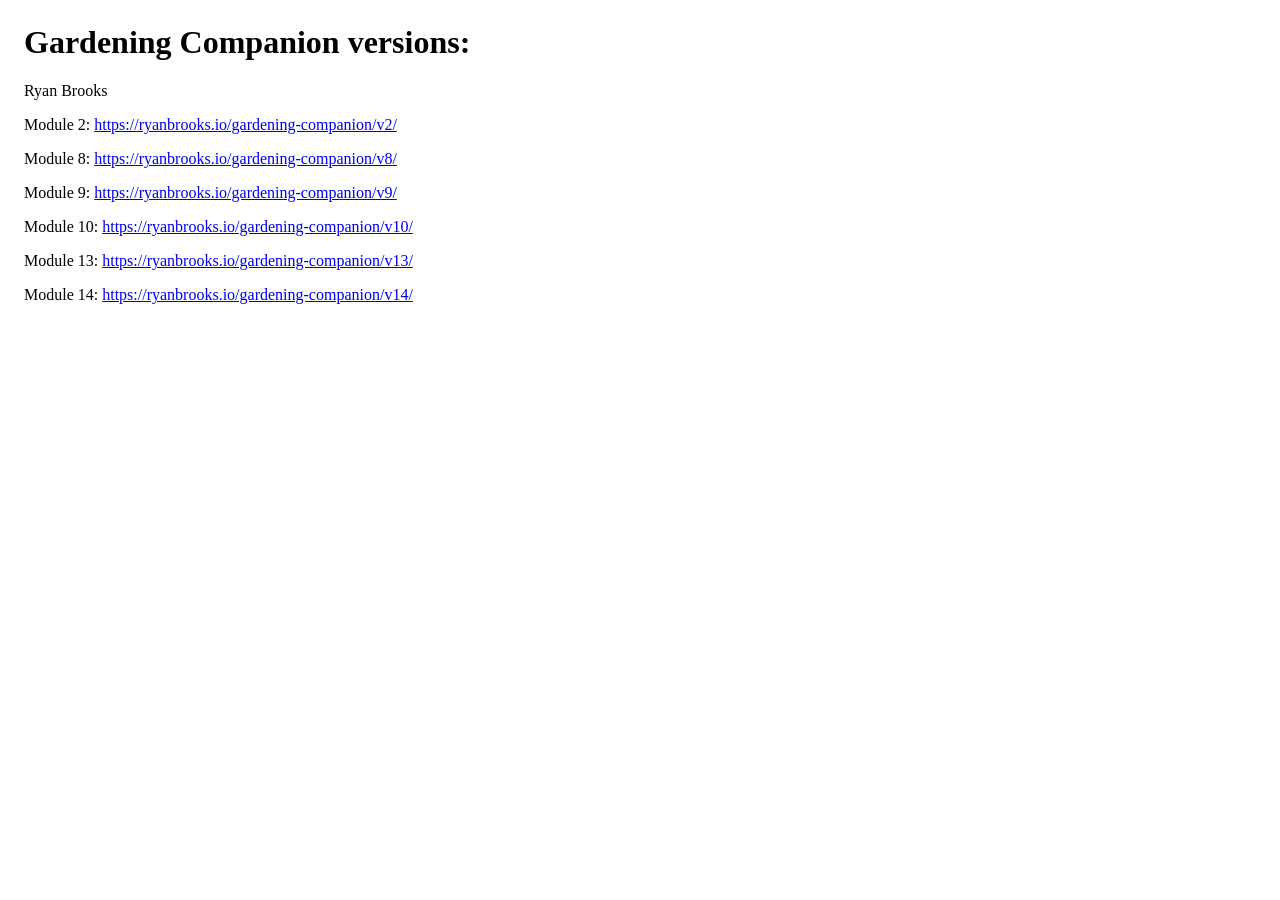
<file: index.html>
<!DOCTYPE html>
<html lang="en">
<head>
  <meta charset="UTF-8" />
  <meta name="viewport" content="width=device-width, initial-scale=1" />
  <title>Gardening Companion Versions</title>
  <link rel="stylesheet" href="styles.css" />
</head>
<body>
  <main>
    <h1>Gardening Companion versions:</h1>
    <p>Ryan Brooks</p>

    <p>Module 2: <a href="./v2/">https://ryanbrooks.io/gardening-companion/v2/</a></p>
    <p>Module 8: <a href="./v8/">https://ryanbrooks.io/gardening-companion/v8/</a></p>
    <p>Module 9: <a href="./v9/">https://ryanbrooks.io/gardening-companion/v9/</a></p>
    <p>Module 10: <a href="./v10/">https://ryanbrooks.io/gardening-companion/v10/</a></p>
    <p>Module 13: <a href="./v13/">https://ryanbrooks.io/gardening-companion/v13/</a></p>
    <p>Module 14: <a href="./v14/">https://ryanbrooks.io/gardening-companion/v14/</a></p>
  </main>
</body>
</html>
</file>
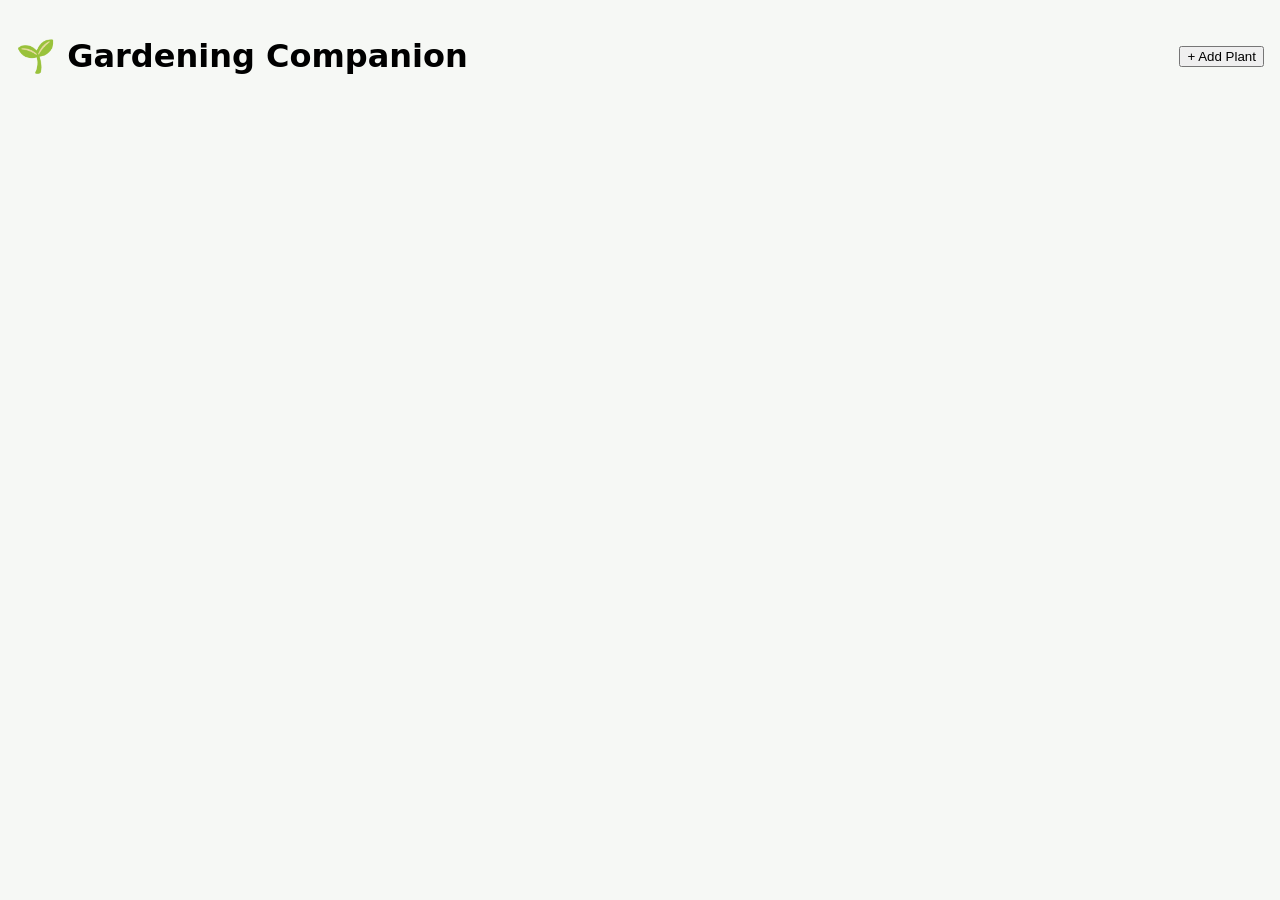
<file: gardening-companion-v6/index.html>
<!DOCTYPE html>
<html lang="en">
<head>
  <meta charset="UTF-8" />
  <title>Gardening Companion</title>
  <link rel="stylesheet" href="styles.css" />
</head>

<!-- Toast notification -->
<div id="toast" class="toast hidden" aria-live="polite"></div>

<body>
  <header>
    <h1>🌱 Gardening Companion</h1>
    <button id="add-plant-btn">+ Add Plant</button>
  </header>

  <main>
    <ul id="plant-list"></ul>
  </main>

  <!-- Plant Detail Modal -->
  <div id="modal-backdrop" class="hidden"></div>

  <div id="plant-modal" class="modal hidden" role="dialog" aria-modal="true" aria-labelledby="modal-title">
    <div class="modal-header">
      <h2 id="modal-title">Plant</h2>
      <button id="modal-close-btn" aria-label="Close">✕</button>
    </div>

    <div class="modal-body">
      <div class="modal-row">
        <div><strong>Last watered:</strong> <span id="modal-last-watered">Never</span></div>
        <button id="modal-water-btn">Log Watering</button>
      </div>

      <hr />

      <h3>Watering history</h3>
      <ul id="modal-water-log"></ul>

      <hr />

      <h3>Growth photos</h3>
      <input type="file" id="photo-input" accept="image/*" />
      <div id="photo-gallery" class="photo-gallery"></div>

      <hr />

      <h3>Plant Insight</h3>
      <div class="insight-actions">
        <button id="modal-care-btn">How to Care</button>
        <button id="modal-fact-btn">Fun Fact</button>
      </div>
      <div id="modal-insight" class="insight-box hidden"></div>
    </div>
  </div>

  <script src="app.js"></script>
</body>
</html>
</file>
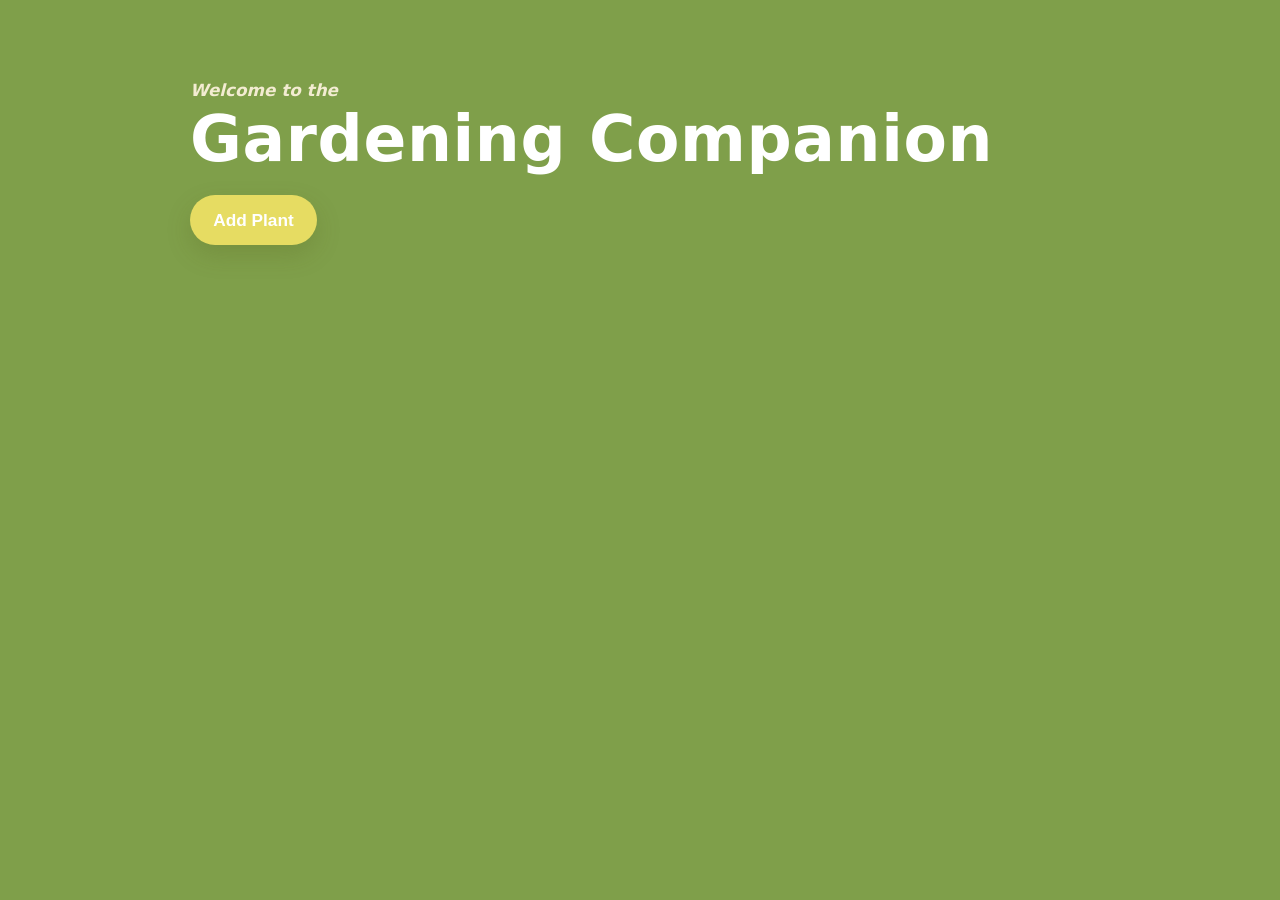
<file: gardening-companion-v8/index.html>
<!DOCTYPE html>
<html lang="en">
<head>
  <meta charset="UTF-8" />
  <title>Gardening Companion</title>
  <meta name="viewport" content="width=device-width, initial-scale=1" />
  <link rel="stylesheet" href="styles.css" />
</head>
<body>
  <div id="toast" class="toast hidden" aria-live="polite"></div>

  <header class="hero">
    <div class="hero-copy">
      <p class="hero-eyebrow">Welcome to the</p>
      <h1>Gardening Companion</h1>
      <button id="add-plant-btn">Add Plant</button>
    </div>
  </header>

  <main>
    <ul id="plant-list"></ul>
  </main>

  <div id="plant-picker-backdrop" class="hidden"></div>

  <div id="plant-picker-modal" class="picker-modal hidden" role="dialog" aria-modal="true" aria-labelledby="plant-picker-title">
    <div class="picker-modal-inner">
      <h2 id="plant-picker-title">Select an option:</h2>
      <div id="plant-picker-options" class="picker-options"></div>
    </div>
  </div>

  <div id="modal-backdrop" class="hidden"></div>

  <div id="plant-modal" class="modal hidden" role="dialog" aria-modal="true" aria-labelledby="modal-title">
    <div class="modal-header">
      <h2 id="modal-title">Plant</h2>
      <button id="modal-close-btn" aria-label="Close">&times;</button>
    </div>

    <div class="modal-body">
      <div class="modal-row">
        <div><strong>Last watered:</strong> <span id="modal-last-watered">Never</span></div>
        <button id="modal-water-btn">Log Watering</button>
      </div>

      <hr />

      <h3>Watering history</h3>
      <ul id="modal-water-log"></ul>

      <hr />

      <h3>Growth photos</h3>
      <input type="file" id="photo-input" accept="image/*" />
      <div id="photo-gallery" class="photo-gallery"></div>

      <hr />

      <h3>Plant Insight</h3>
      <div class="insight-actions">
        <button id="modal-care-btn">How to Care</button>
        <button id="modal-fact-btn">Fun Fact</button>
      </div>
      <div id="modal-insight" class="insight-box hidden"></div>
    </div>
  </div>

  <script src="app.js"></script>
</body>
</html>
</file>
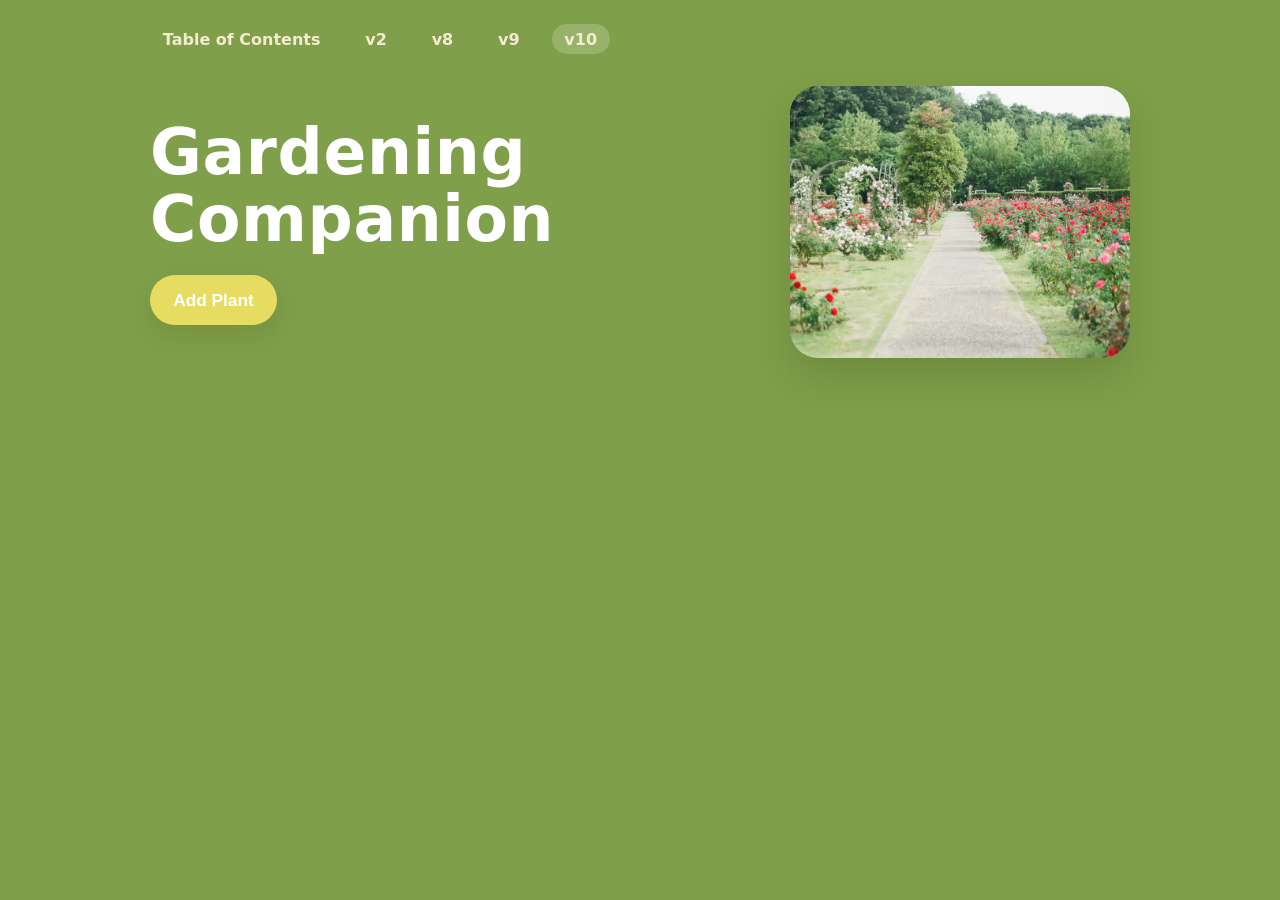
<file: v10/index.html>
<!DOCTYPE html>
<html lang="en">
<head>
  <meta charset="UTF-8" />
  <title>Gardening Companion</title>
  <meta name="viewport" content="width=device-width, initial-scale=1" />
  <link rel="stylesheet" href="styles.css" />
</head>
<body>
  <div id="toast" class="toast hidden" aria-live="polite"></div>

  <div id="delete-banner" class="delete-banner hidden" role="status" aria-live="polite">
    <span>Plant successfully deleted.</span>
    <button id="undo-delete-btn" type="button">Undo?</button>
  </div>

  <header class="hero-shell">
    <nav class="top-nav" aria-label="Version navigation">
      <a href="../">Table of Contents</a>
      <a href="../v2/">v2</a>
      <a href="../v8/">v8</a>
      <a href="../v9/">v9</a>
      <a href="./" class="is-current">v10</a>
    </nav>

    <div class="hero">
      <div class="hero-copy">
        <h1>Gardening Companion</h1>
        <button id="add-plant-btn">Add Plant</button>
      </div>
      <div class="hero-photo-wrap">
        <img class="hero-photo" src="assets/garden-photo.avif" alt="Garden photo" />
      </div>
    </div>
  </header>

  <main>
    <ul id="plant-list"></ul>
  </main>

  <div id="plant-picker-backdrop" class="hidden"></div>

  <div id="plant-picker-modal" class="picker-modal hidden" role="dialog" aria-modal="true" aria-labelledby="plant-picker-title">
    <div class="picker-modal-inner">
      <h2 id="plant-picker-title">Select an option:</h2>
      <div id="plant-picker-options" class="picker-options"></div>
    </div>
  </div>

  <div id="modal-backdrop" class="hidden"></div>

  <div id="plant-modal" class="modal hidden" role="dialog" aria-modal="true" aria-labelledby="modal-title">
    <div class="modal-header">
      <h2 id="modal-title">Plant</h2>
      <button id="modal-close-btn" aria-label="Close">&times;</button>
    </div>

    <div class="modal-body">
      <div class="modal-row">
        <div id="modal-status" class="water-status status-warning">This plant may need watering. You may have already watered the plant but the system failed to display it -- in this case, we apologize for the inconvenience and please contact support!</div>
        <button id="modal-water-btn">Log Watering</button>
      </div>

      <hr />

      <h3>Watering history</h3>
      <ul id="modal-water-log"></ul>

      <hr />

      <h3>Growth photos</h3>
      <input type="file" id="photo-input" accept="image/*" />
      <div id="photo-gallery" class="photo-gallery"></div>

      <hr />

      <h3>Plant Insight</h3>
      <div class="insight-actions">
        <button id="modal-care-btn">How to Care</button>
        <button id="modal-fact-btn">Fun Fact</button>
      </div>
      <div id="modal-insight" class="insight-box hidden"></div>
    </div>
  </div>

  <script src="app.js"></script>
</body>
</html>
</file>
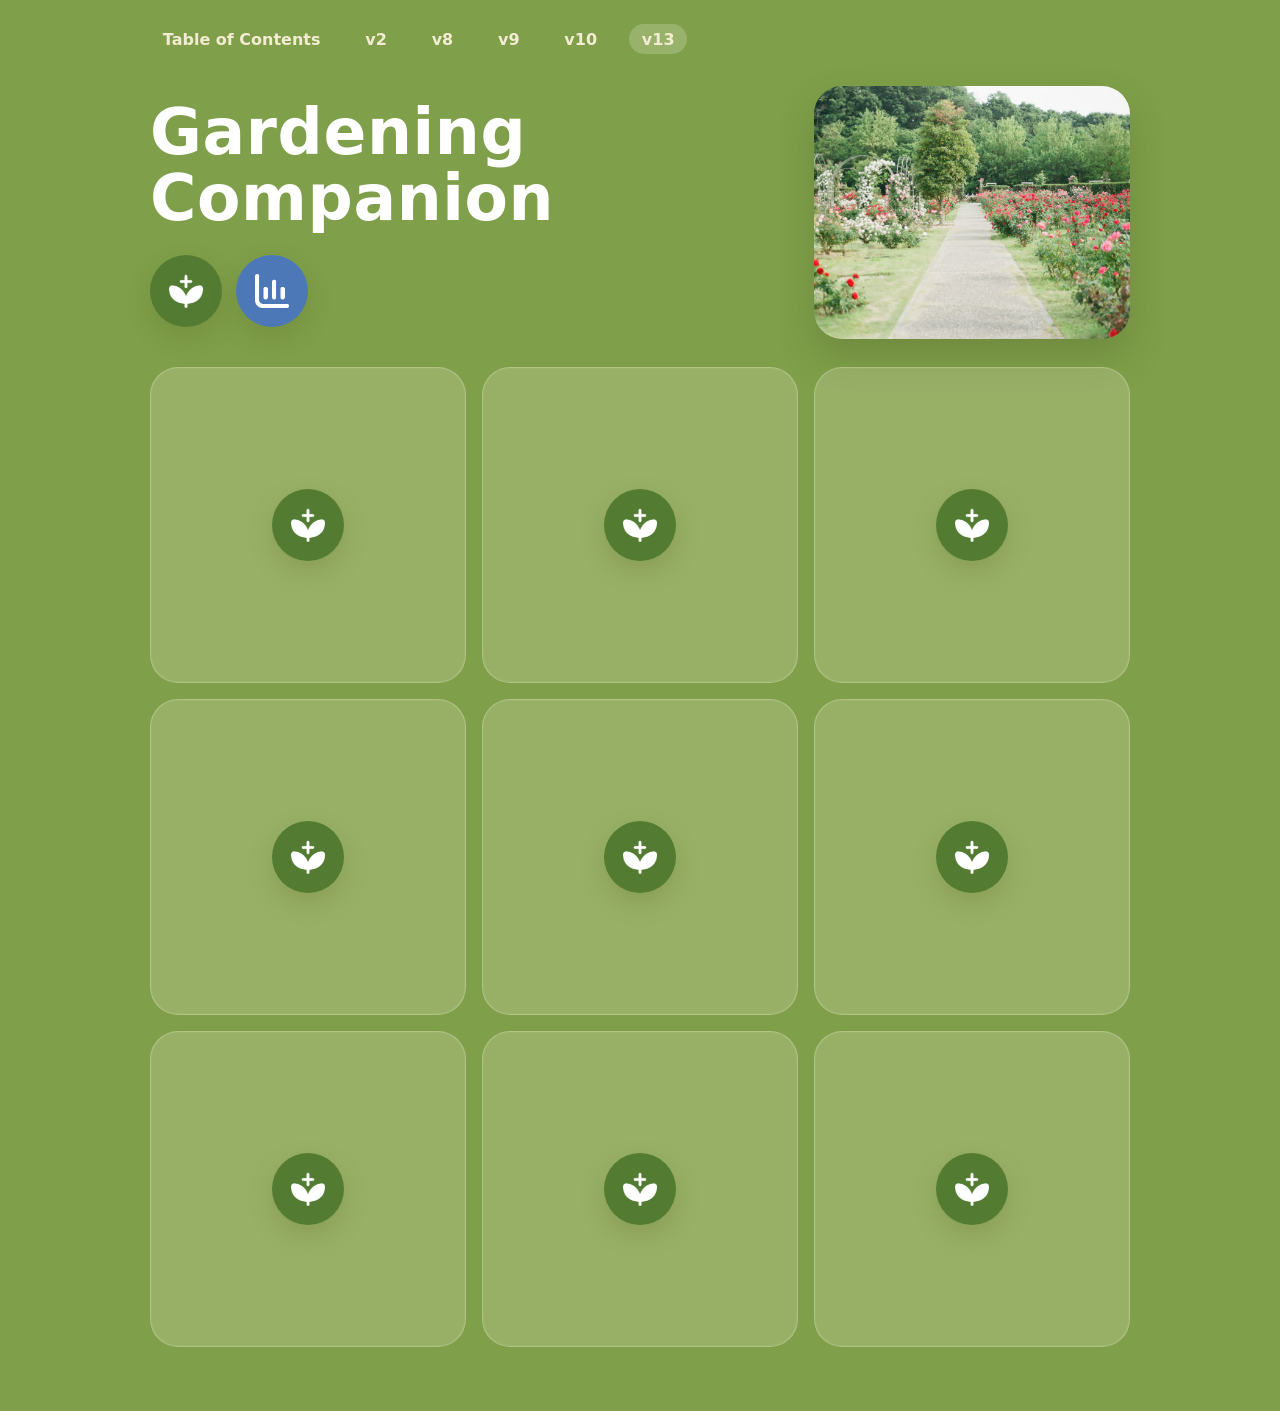
<file: v13/index.html>
<!DOCTYPE html>
<html lang="en">
<head>
  <meta charset="UTF-8" />
  <title>Gardening Companion</title>
  <meta name="viewport" content="width=device-width, initial-scale=1" />
  <link rel="stylesheet" href="styles.css" />
</head>
<body>
  <div id="toast" class="toast hidden" aria-live="polite"></div>

  <div id="delete-banner" class="delete-banner hidden" role="status" aria-live="polite">
    <span>Plant successfully deleted.</span>
    <button id="undo-delete-btn" type="button">Undo?</button>
  </div>

  <header class="hero-shell">
    <nav class="top-nav" aria-label="Version navigation">
      <a href="../">Table of Contents</a>
      <a href="../v2/">v2</a>
      <a href="../v8/">v8</a>
      <a href="../v9/">v9</a>
      <a href="../v10/">v10</a>
      <a href="./" class="is-current">v13</a>
    </nav>

    <div class="hero">
      <div class="hero-copy">
        <h1>Gardening Companion</h1>
        <div class="hero-actions">
          <button id="add-plant-btn" class="icon-button" type="button">
            <img src="assets/new-plant.png" alt="" />
            <span class="sr-only">Add Plant</span>
          </button>
          <button id="open-graph-btn" class="icon-button watering-button" type="button">
            <img src="assets/stats.png" alt="" />
            <span class="sr-only">Open watering graph</span>
          </button>
        </div>
      </div>
      <div class="hero-photo-wrap">
        <img class="hero-photo" src="assets/garden-photo.avif" alt="Garden photo" />
      </div>
    </div>
  </header>

  <main>
    <ul id="plant-list" class="garden-grid" aria-label="Garden"></ul>
  </main>

  <div id="plant-picker-backdrop" class="hidden"></div>

  <div id="plant-picker-modal" class="picker-modal hidden" role="dialog" aria-modal="true" aria-labelledby="plant-picker-title">
    <div class="picker-modal-inner">
      <h2 id="plant-picker-title">Select an option:</h2>
      <div id="plant-picker-options" class="picker-options"></div>
    </div>
  </div>

  <div id="modal-backdrop" class="hidden"></div>

  <div id="plant-modal" class="modal hidden" role="dialog" aria-modal="true" aria-labelledby="modal-title">
    <div class="modal-header">
      <h2 id="modal-title">Plant</h2>
      <button id="modal-close-btn" class="modal-close-btn" type="button" aria-label="Close">&times;</button>
    </div>

    <div class="modal-body">
      <section class="modal-section modal-row">
        <div id="modal-status" class="water-status status-warning">Please water me!</div>
      </section>

      <section class="modal-section">
        <h3>Watering history</h3>
        <ul id="modal-water-log"></ul>
      </section>

      <section class="modal-section">
        <h3>Growth photos</h3>
        <input type="file" id="photo-input" accept="image/*" />
        <div id="photo-gallery" class="photo-gallery"></div>
      </section>

      <div class="modal-bottom">
        <section class="modal-section modal-insight-section">
          <h3>Plant Insight</h3>
          <div class="insight-actions">
            <button id="modal-care-btn" type="button">How to Care</button>
            <button id="modal-fact-btn" type="button">Fun Fact</button>
          </div>
          <div id="modal-insight" class="insight-box hidden"></div>
        </section>

        <div class="modal-actions">
          <button id="modal-water-btn" class="icon-button watering-button" type="button">
            <img src="assets/watering-pail.png" alt="" />
            <span class="sr-only">Log Watering</span>
          </button>
        </div>
      </div>
    </div>
  </div>

  <div id="graph-modal" class="modal graph-modal hidden" role="dialog" aria-modal="true" aria-labelledby="graph-title">
    <div class="modal-header">
      <h2 id="graph-title">Watering Graph</h2>
      <button id="graph-close-btn" class="modal-close-btn" type="button" aria-label="Close">&times;</button>
    </div>
    <div class="modal-body graph-modal-body">
      <div id="graph-empty" class="graph-empty hidden">No watering history yet.</div>
      <div id="graph-chart" class="graph-chart"></div>
      <div id="graph-legend" class="graph-legend"></div>
    </div>
  </div>

  <script src="app.js"></script>
</body>
</html>
</file>
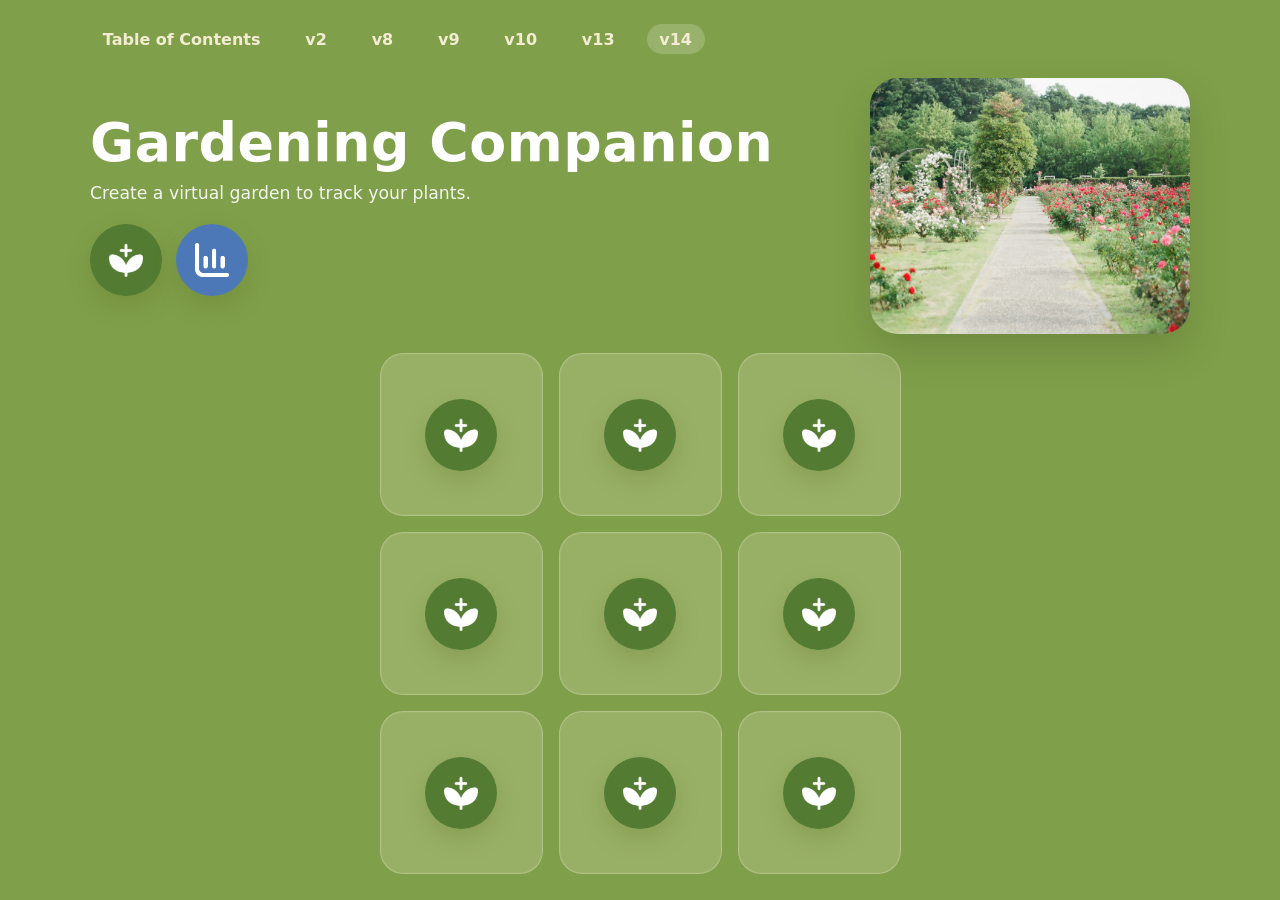
<file: v14/index.html>
<!DOCTYPE html>
<html lang="en">
<head>
  <meta charset="UTF-8" />
  <title>Gardening Companion</title>
  <meta name="viewport" content="width=device-width, initial-scale=1" />
  <link rel="stylesheet" href="styles.css" />
</head>
<body>
  <div id="toast" class="toast hidden" aria-live="polite"></div>

  <div id="delete-banner" class="delete-banner hidden" role="status" aria-live="polite">
    <span>Plant successfully deleted.</span>
    <button id="undo-delete-btn" type="button" title="Restore the deleted plant">Undo?</button>
  </div>

  <header class="hero-shell">
    <nav class="top-nav" aria-label="Version navigation">
      <a href="../">Table of Contents</a>
      <a href="../v2/">v2</a>
      <a href="../v8/">v8</a>
      <a href="../v9/">v9</a>
      <a href="../v10/">v10</a>
      <a href="../v13/">v13</a>
      <a href="./" class="is-current">v14</a>
    </nav>

    <div class="hero">
      <div class="hero-copy">
        <h1>Gardening Companion</h1>
        <p class="hero-tagline">Create a virtual garden to track your plants.</p>
        <div class="hero-actions">
          <button id="add-plant-btn" class="icon-button" type="button" title="Add a plant to your garden">
            <img src="assets/new-plant.png" alt="" />
            <span class="sr-only">Add Plant</span>
          </button>
          <button id="open-graph-btn" class="icon-button watering-button" type="button" title="View your watering timeline">
            <img src="assets/stats.png" alt="" />
            <span class="sr-only">Open watering timeline</span>
          </button>
        </div>
      </div>
      <div class="hero-photo-wrap">
        <img class="hero-photo" src="assets/garden-photo.avif" alt="Garden photo" />
      </div>
    </div>
  </header>

  <main>
    <ul id="plant-list" class="garden-grid" aria-label="Garden"></ul>
  </main>

  <div id="plant-picker-backdrop" class="hidden"></div>

  <div id="plant-picker-modal" class="picker-modal hidden" role="dialog" aria-modal="true" aria-labelledby="plant-picker-title">
    <div class="picker-modal-inner">
      <h2 id="plant-picker-title">Select an option:</h2>
      <div id="plant-picker-options" class="picker-options"></div>
    </div>
  </div>

  <div id="modal-backdrop" class="hidden"></div>

  <div id="plant-modal" class="modal hidden" role="dialog" aria-modal="true" aria-labelledby="modal-title">
    <div class="modal-header">
      <h2 id="modal-title">Plant</h2>
      <button id="modal-close-btn" class="modal-close-btn" type="button" aria-label="Close" title="Close plant details">&times;</button>
    </div>

    <div class="modal-body">
      <section class="modal-section modal-row">
        <div id="modal-status" class="water-status status-warning">Please water me!</div>
      </section>

      <section class="modal-section">
        <h3>Watering history</h3>
        <ul id="modal-water-log"></ul>
      </section>

      <section class="modal-section">
        <h3>Growth photos</h3>
        <input type="file" id="photo-input" accept="image/*" />
        <div id="photo-gallery" class="photo-gallery"></div>
      </section>

      <div class="modal-bottom">
        <section class="modal-section modal-insight-section">
          <h3>Plant Insight</h3>
          <div class="insight-actions">
            <button id="modal-care-btn" type="button" title="Learn how to care for this plant">How to Care</button>
            <button id="modal-fact-btn" type="button" title="See a fun fact about this plant">Fun Fact</button>
          </div>
          <div id="modal-insight" class="insight-box hidden"></div>
        </section>

        <div class="modal-actions">
          <button id="modal-water-btn" class="icon-button watering-button" type="button" title="Log watering for this plant">
            <img src="assets/watering-pail.png" alt="" />
            <span class="sr-only">Log Watering</span>
          </button>
        </div>
      </div>
    </div>
  </div>

  <div id="graph-modal" class="modal graph-modal hidden" role="dialog" aria-modal="true" aria-labelledby="graph-title">
    <div class="modal-header">
      <div>
        <h2 id="graph-title">Watering Timeline</h2>
        <p class="graph-subtitle">Weekly watering counts by plant.</p>
      </div>
      <button id="graph-close-btn" class="modal-close-btn" type="button" aria-label="Close" title="Close watering timeline">&times;</button>
    </div>
    <div class="modal-body graph-modal-body">
      <div id="graph-empty" class="graph-empty hidden">No watering history yet.</div>
      <div id="graph-chart" class="graph-chart"></div>
      <div id="graph-legend" class="graph-legend"></div>
    </div>
  </div>

  <script src="app.js"></script>
</body>
</html>
</file>
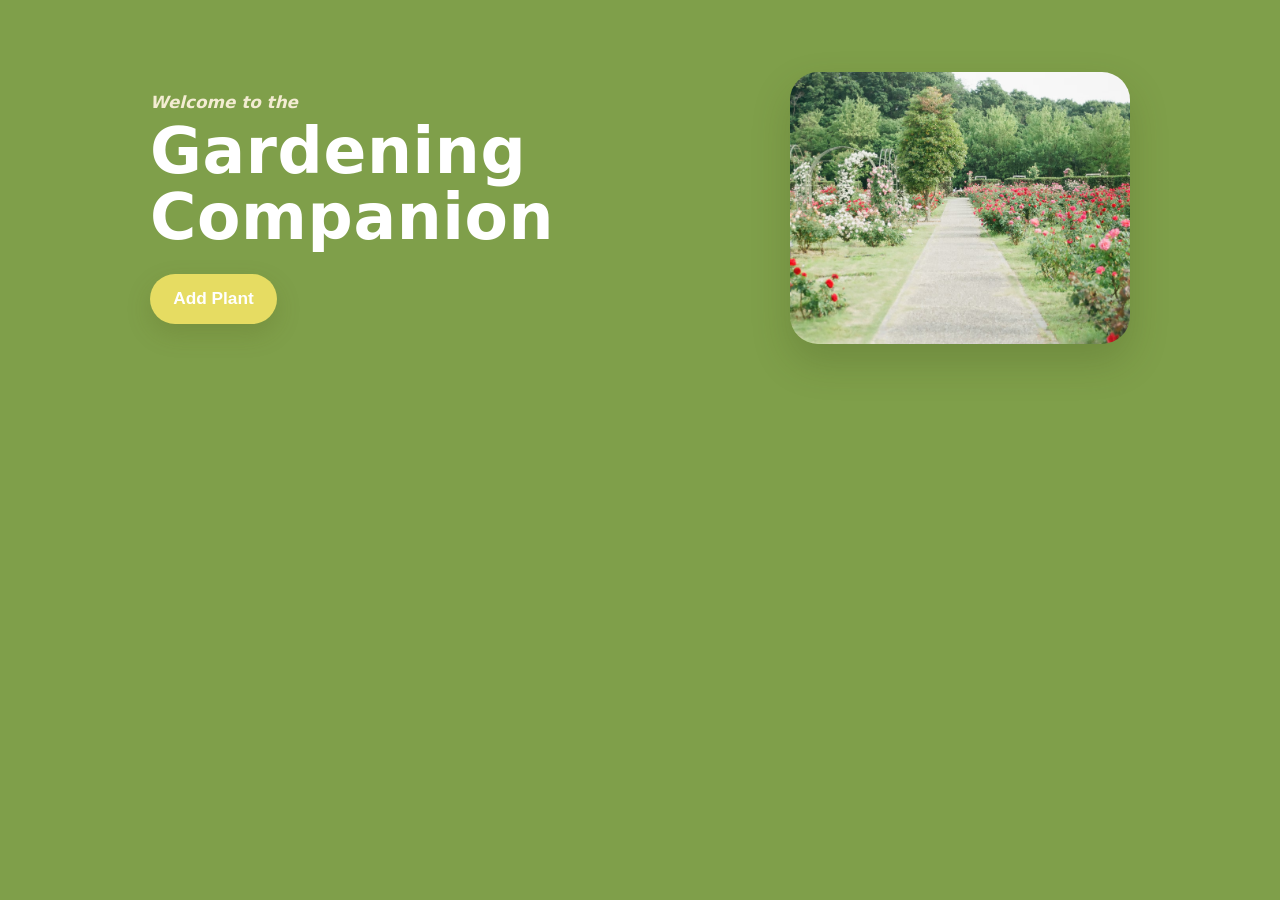
<file: v9/index.html>
<!DOCTYPE html>
<html lang="en">
<head>
  <meta charset="UTF-8" />
  <title>Gardening Companion</title>
  <meta name="viewport" content="width=device-width, initial-scale=1" />
  <link rel="stylesheet" href="styles.css" />
</head>
<body>
  <div id="toast" class="toast hidden" aria-live="polite"></div>

  <header class="hero">
    <div class="hero-copy">
      <p class="hero-eyebrow">Welcome to the</p>
      <h1>Gardening Companion</h1>
      <button id="add-plant-btn">Add Plant</button>
    </div>
    <div class="hero-photo-wrap">
      <img class="hero-photo" src="assets/garden-photo.avif" alt="Garden photo" />
    </div>
  </header>

  <main>
    <ul id="plant-list"></ul>
  </main>

  <div id="plant-picker-backdrop" class="hidden"></div>

  <div id="plant-picker-modal" class="picker-modal hidden" role="dialog" aria-modal="true" aria-labelledby="plant-picker-title">
    <div class="picker-modal-inner">
      <h2 id="plant-picker-title">Select an option:</h2>
      <div id="plant-picker-options" class="picker-options"></div>
    </div>
  </div>

  <div id="modal-backdrop" class="hidden"></div>

  <div id="plant-modal" class="modal hidden" role="dialog" aria-modal="true" aria-labelledby="modal-title">
    <div class="modal-header">
      <h2 id="modal-title">Plant</h2>
      <button id="modal-close-btn" aria-label="Close">&times;</button>
    </div>

    <div class="modal-body">
      <div class="modal-row">
        <div id="modal-status" class="water-status status-warning">This plant may need watering. You may have already watered the plant but the system failed to display it -- in this case, we apologize for the inconvenience and please contact support!</div>
        <button id="modal-water-btn">Log Watering</button>
      </div>

      <hr />

      <h3>Watering history</h3>
      <ul id="modal-water-log"></ul>

      <hr />

      <h3>Growth photos</h3>
      <input type="file" id="photo-input" accept="image/*" />
      <div id="photo-gallery" class="photo-gallery"></div>

      <hr />

      <h3>Plant Insight</h3>
      <div class="insight-actions">
        <button id="modal-care-btn">How to Care</button>
        <button id="modal-fact-btn">Fun Fact</button>
      </div>
      <div id="modal-insight" class="insight-box hidden"></div>
    </div>
  </div>

  <script src="app.js"></script>
</body>
</html>
</file>
<file: styles.css>
body {
  margin: 0;
  padding: 24px;
  background: #ffffff;
  color: #000000;
  font-family: serif;
}

main {
  max-width: 720px;
}

h1 {
  margin-top: 0;
}

a {
  color: #0000ee;
}
</file>
<file: gardening-companion-v6/styles.css>
body {
  font-family: system-ui, sans-serif;
  margin: 0;
  padding: 1rem;
  background: #f6f8f5;
}

header {
  display: flex;
  justify-content: space-between;
  align-items: center;
}

#plant-list {
  list-style: none;
  padding: 0;
  margin-top: 1rem;
}

.plant-card {
  background: white;
  padding: 1rem;
  margin-bottom: 0.75rem;
  border-radius: 8px;
}

.plant-actions {
  margin-top: 0.5rem;
}

.plant-actions button {
  padding: 0.35rem 0.6rem;
  cursor: pointer;
}

.hidden { display: none; }

#modal-backdrop {
  position: fixed;
  inset: 0;
  background: rgba(0,0,0,0.4);
}

.modal {
  position: fixed;
  top: 10%;
  left: 50%;
  transform: translateX(-50%);
  width: min(720px, 92vw);
  background: white;
  border-radius: 12px;
  padding: 1rem;
  box-shadow: 0 10px 30px rgba(0,0,0,0.25);
}

.modal-header {
  display: flex;
  justify-content: space-between;
  align-items: center;
}

.modal-body h3 {
  margin-top: 0.75rem;
  margin-bottom: 0.5rem;
}

.modal-row {
  display: flex;
  justify-content: space-between;
  align-items: center;
  gap: 1rem;
  flex-wrap: wrap;
}

#modal-water-log {
  list-style: none;
  padding: 0;
}

#modal-water-log li {
  padding: 0.35rem 0;
  border-bottom: 1px solid #eee;
}

.insight-actions {
  display: flex;
  gap: 0.5rem;
  flex-wrap: wrap;
  margin-bottom: 0.5rem;
}

.insight-box {
  background: #f3f6f2;
  border-radius: 10px;
  padding: 0.75rem;
}

.photo-gallery {
  display: grid;
  grid-template-columns: repeat(auto-fill, minmax(120px, 1fr));
  gap: 0.5rem;
  margin-top: 0.5rem;
}

.photo-gallery img {
  width: 100%;
  height: 120px;
  object-fit: cover;
  border-radius: 8px;
  border: 1px solid #ddd;
}

.toast {
  position: fixed;
  top: 50%;
  left: 50%;
  transform: translate(-50%, -50%);
  max-width: min(420px, 90vw);
  padding: 14px 18px;
  border-radius: 14px;

  background: #4caf50; /* lighter, friendlier green */
  color: white;
  font-size: 1rem;
  text-align: center;

  box-shadow: 0 12px 30px rgba(0, 0, 0, 0.25);
  z-index: 9999;

  opacity: 1;
  transition: opacity 250ms ease, transform 250ms ease;
}

.toast.hidden {
  display: none;
}

.toast.fade-out {
  opacity: 0;
}
</file>
<file: gardening-companion-v8/styles.css>
body {
  font-family: system-ui, sans-serif;
  margin: 0;
  background: #7f9f4a;
  color: #163216;
  min-height: 100vh;
  overflow-x: hidden;
}

.hero {
  min-height: 210px;
  padding: 5rem 0 1.25rem;
}

.hero-copy {
  width: min(100% - 3rem, 900px);
  margin: 0 auto;
}

.hero-eyebrow {
  margin: 0 0 0.35rem;
  color: #f3ecd2;
  font-size: 1.05rem;
  font-style: italic;
  font-weight: 700;
}

.hero h1 {
  margin: 0;
  color: #ffffff;
  font-size: clamp(2.6rem, 5vw, 3.95rem);
  line-height: 1.05;
  letter-spacing: 0.01em;
}

#add-plant-btn {
  margin-top: 1.45rem;
  border: 0;
  border-radius: 999px;
  padding: 0.9rem 1.45rem;
  background: #e6dc62;
  color: #ffffff;
  font-size: 1.08rem;
  font-weight: 700;
  cursor: pointer;
  box-shadow: 0 10px 24px rgba(85, 94, 28, 0.22);
  transition: transform 160ms ease, box-shadow 160ms ease, background-color 160ms ease;
}

#add-plant-btn:hover {
  background: #efe36e;
  transform: translateY(-1px);
  box-shadow: 0 14px 30px rgba(85, 94, 28, 0.26);
}

#add-plant-btn:focus-visible {
  outline: 3px solid rgba(255, 255, 255, 0.55);
  outline-offset: 3px;
}

main {
  width: min(100% - 3rem, 900px);
  margin: 0 auto 4rem;
}

#plant-picker-backdrop,
#modal-backdrop {
  position: fixed;
  inset: 0;
  background: rgba(0,0,0,0.4);
}

.picker-modal {
  position: fixed;
  top: 12%;
  left: 50%;
  transform: translateX(-50%);
  width: min(860px, calc(100vw - 2.25rem));
  min-height: 370px;
  padding: 2.85rem 3.2rem;
  background: white;
  border-radius: 28px;
  box-shadow: 0 18px 42px rgba(0,0,0,0.22);
}

.picker-modal-inner {
  max-width: 320px;
}

.picker-modal h2 {
  margin: 0 0 1.2rem;
  color: #1f2713;
  font-size: 1.05rem;
  font-weight: 500;
}

.picker-options {
  display: flex;
  flex-direction: column;
  align-items: flex-start;
  gap: 0.6rem;
}

.picker-option {
  border: 0;
  background: transparent;
  padding: 0;
  color: #212121;
  font: inherit;
  font-size: 1.08rem;
  cursor: pointer;
}

.picker-option:hover {
  color: #5f7f2f;
}

.picker-option:focus-visible {
  outline: 2px solid #7f9f4a;
  outline-offset: 4px;
  border-radius: 4px;
}

#plant-list {
  list-style: none;
  padding: 0;
  margin: 0;
}

.plant-card {
  margin-bottom: 1rem;
  padding: 1.15rem 1.6rem 1.2rem;
  background: linear-gradient(90deg, rgba(244, 237, 202, 0.96), rgba(248, 243, 219, 0.94));
  border-radius: 28px;
  box-shadow: 0 12px 24px rgba(76, 98, 29, 0.14);
}

.plant-card-top {
  display: flex;
  justify-content: space-between;
  align-items: flex-start;
  gap: 1rem;
}

.plant-name {
  display: block;
  color: #73933f;
  font-size: 1.32rem;
  font-weight: 800;
  line-height: 1.1;
}

.plant-care {
  margin: 0.38rem 0 0;
  color: #71914b;
  line-height: 1.45;
}

.plant-footer {
  display: flex;
  justify-content: space-between;
  align-items: flex-end;
  gap: 1rem;
  margin-top: 0.95rem;
  flex-wrap: wrap;
}

.plant-meta {
  display: flex;
  flex-direction: column;
  gap: 0.2rem;
  color: #5b7340;
}

.plant-meta-label {
  font-size: 0.76rem;
  font-weight: 700;
  letter-spacing: 0.08em;
  text-transform: uppercase;
}

.plant-meta-value {
  font-size: 0.95rem;
}

.plant-actions {
  display: flex;
  gap: 0.65rem;
  flex-wrap: wrap;
}

.plant-actions button {
  border: 0;
  border-radius: 999px;
  padding: 0.65rem 1rem;
  background: #73933f;
  color: #ffffff;
  font-weight: 700;
  cursor: pointer;
  transition: transform 160ms ease, opacity 160ms ease, box-shadow 160ms ease;
}

.plant-actions button:hover {
  transform: translateY(-1px);
  box-shadow: 0 10px 20px rgba(76, 98, 29, 0.16);
}

.secondary-action {
  background: rgba(115, 147, 63, 0.16) !important;
  color: #5b7340 !important;
}

.hidden { display: none; }

.modal {
  position: fixed;
  top: 10%;
  left: 50%;
  transform: translateX(-50%);
  width: min(720px, 92vw);
  background: white;
  border-radius: 12px;
  padding: 1rem;
  box-shadow: 0 10px 30px rgba(0,0,0,0.25);
}

.modal-header {
  display: flex;
  justify-content: space-between;
  align-items: center;
}

.modal-body h3 {
  margin-top: 0.75rem;
  margin-bottom: 0.5rem;
}

.modal-row {
  display: flex;
  justify-content: space-between;
  align-items: center;
  gap: 1rem;
  flex-wrap: wrap;
}

#modal-water-log {
  list-style: none;
  padding: 0;
}

#modal-water-log li {
  padding: 0.35rem 0;
  border-bottom: 1px solid #eee;
}

.insight-actions {
  display: flex;
  gap: 0.5rem;
  flex-wrap: wrap;
  margin-bottom: 0.5rem;
}

.insight-box {
  background: #f3f6f2;
  border-radius: 10px;
  padding: 0.75rem;
}

.photo-gallery {
  display: grid;
  grid-template-columns: repeat(auto-fill, minmax(120px, 1fr));
  gap: 0.5rem;
  margin-top: 0.5rem;
}

.photo-gallery img {
  width: 100%;
  height: 120px;
  object-fit: cover;
  border-radius: 8px;
  border: 1px solid #ddd;
}

.toast {
  position: fixed;
  top: 50%;
  left: 50%;
  transform: translate(-50%, -50%);
  max-width: min(420px, 90vw);
  padding: 14px 18px;
  border-radius: 14px;
  background: #4caf50;
  color: white;
  font-size: 1rem;
  text-align: center;
  box-shadow: 0 12px 30px rgba(0, 0, 0, 0.25);
  z-index: 9999;
  opacity: 1;
  transition: opacity 250ms ease, transform 250ms ease;
}

.toast.hidden {
  display: none;
}

.toast.fade-out {
  opacity: 0;
}

@media (max-width: 640px) {
  .hero {
    min-height: 180px;
    padding-top: 3.5rem;
  }

  .picker-modal {
    top: 8%;
    min-height: 0;
    padding: 2rem 1.5rem;
    border-radius: 22px;
  }

  .hero-copy,
  main {
    width: min(100% - 2rem, 900px);
  }

  .plant-card {
    padding: 1.1rem 1.1rem 1.2rem;
  }

  .plant-footer {
    align-items: stretch;
  }

  .plant-actions {
    width: 100%;
  }

  .plant-actions button {
    flex: 1 1 140px;
    justify-content: center;
  }

  #add-plant-btn {
    font-size: 1rem;
  }
}
</file>
<file: v10/styles.css>
body {
  font-family: system-ui, sans-serif;
  margin: 0;
  background: #7f9f4a;
  color: #163216;
  min-height: 100vh;
  overflow-x: hidden;
}

.hero-shell {
  width: min(100% - 3rem, 980px);
  margin: 0 auto;
  padding-top: 1.5rem;
}

.top-nav {
  display: flex;
  flex-wrap: wrap;
  gap: 0.85rem 1.2rem;
  margin-bottom: 2rem;
}

.top-nav a {
  color: #f3ecd2;
  text-decoration: none;
  font-weight: 700;
  padding: 0.35rem 0.8rem;
  border-radius: 999px;
}

.top-nav a:hover {
  text-decoration: underline;
}

.top-nav a.is-current {
  background: rgba(247, 243, 223, 0.22);
  text-decoration: none;
}

.hero {
  min-height: 240px;
  padding: 0 0 1.5rem;
  display: grid;
  grid-template-columns: minmax(0, 1.1fr) minmax(260px, 360px);
  gap: 2rem;
  align-items: center;
}

.hero-copy {
  min-width: 0;
}

.hero-photo-wrap {
  display: flex;
  justify-content: flex-end;
}

.hero-photo {
  width: min(100%, 340px);
  aspect-ratio: 5 / 4;
  object-fit: cover;
  border-radius: 28px;
  box-shadow: 0 18px 38px rgba(53, 70, 22, 0.22);
}

.hero h1 {
  margin: 0;
  color: #ffffff;
  font-size: clamp(2.6rem, 5vw, 3.95rem);
  line-height: 1.05;
  letter-spacing: 0.01em;
}

#add-plant-btn {
  margin-top: 1.45rem;
  border: 0;
  border-radius: 999px;
  padding: 0.9rem 1.45rem;
  background: #e6dc62;
  color: #ffffff;
  font-size: 1.08rem;
  font-weight: 700;
  cursor: pointer;
  box-shadow: 0 10px 24px rgba(85, 94, 28, 0.22);
  transition: transform 160ms ease, box-shadow 160ms ease, background-color 160ms ease;
}

#add-plant-btn:hover {
  background: #efe36e;
  transform: translateY(-1px);
  box-shadow: 0 14px 30px rgba(85, 94, 28, 0.26);
}

#add-plant-btn:focus-visible {
  outline: 3px solid rgba(255, 255, 255, 0.55);
  outline-offset: 3px;
}

main {
  width: min(100% - 3rem, 900px);
  margin: 0 auto 4rem;
}

.delete-banner {
  position: fixed;
  top: 1rem;
  right: 1rem;
  display: flex;
  align-items: center;
  gap: 0.85rem;
  padding: 0.9rem 1rem;
  border-radius: 16px;
  background: #fff6d5;
  color: #2e4822;
  box-shadow: 0 14px 30px rgba(0, 0, 0, 0.18);
  z-index: 10000;
}

.delete-banner button {
  border: 0;
  border-radius: 999px;
  padding: 0.55rem 0.9rem;
  background: #73933f;
  color: #ffffff;
  font-weight: 700;
  cursor: pointer;
}

#plant-picker-backdrop,
#modal-backdrop {
  position: fixed;
  inset: 0;
  background: rgba(0,0,0,0.4);
}

.picker-modal {
  position: fixed;
  top: 12%;
  left: 50%;
  transform: translateX(-50%);
  width: min(860px, calc(100vw - 2.25rem));
  min-height: 370px;
  padding: 2.85rem 3.2rem;
  background: white;
  border-radius: 28px;
  box-shadow: 0 18px 42px rgba(0,0,0,0.22);
}

.picker-modal-inner {
  max-width: 320px;
}

.picker-modal h2 {
  margin: 0 0 1.2rem;
  color: #1f2713;
  font-size: 1.05rem;
  font-weight: 500;
}

.picker-options {
  display: flex;
  flex-direction: column;
  align-items: flex-start;
  gap: 0.6rem;
}

.picker-option {
  border: 0;
  background: transparent;
  padding: 0;
  color: #212121;
  font: inherit;
  font-size: 1.08rem;
  cursor: pointer;
}

.picker-option:hover {
  color: #5f7f2f;
}

.picker-option:focus-visible {
  outline: 2px solid #7f9f4a;
  outline-offset: 4px;
  border-radius: 4px;
}

#plant-list {
  list-style: none;
  padding: 0;
  margin: 0;
}

.plant-card {
  position: relative;
  margin-bottom: 1rem;
  padding: 1.15rem 1.6rem 1.2rem;
  background: linear-gradient(90deg, rgba(244, 237, 202, 0.96), rgba(248, 243, 219, 0.94));
  border-radius: 28px;
  box-shadow: 0 12px 24px rgba(76, 98, 29, 0.14);
}

.plant-delete {
  position: absolute;
  top: 0.8rem;
  right: 0.9rem;
  width: 34px;
  height: 34px;
  border: 0;
  border-radius: 999px;
  background: rgba(115, 147, 63, 0.16);
  color: #5b7340;
  font-size: 1.3rem;
  line-height: 1;
  cursor: pointer;
}

.plant-card-top {
  display: flex;
  justify-content: space-between;
  align-items: center;
  gap: 1rem;
  padding-right: 2.5rem;
}

.plant-title-row {
  display: flex;
  align-items: center;
  gap: 0.65rem;
  min-width: 0;
}

.plant-name {
  display: block;
  color: #73933f;
  font-size: 1.32rem;
  font-weight: 800;
  line-height: 1.1;
}

.info-button {
  width: 38px;
  height: 38px;
  border: 0;
  padding: 0;
  background: transparent;
  display: inline-flex;
  align-items: center;
  justify-content: center;
  cursor: pointer;
}

.info-button img {
  width: 38px;
  height: 38px;
  display: block;
}

.plant-footer {
  display: flex;
  flex-direction: column;
  align-items: flex-start;
  gap: 0.8rem;
  margin-top: 0.95rem;
}

.water-status {
  font-size: 0.95rem;
  font-weight: 700;
  line-height: 1.45;
}

.status-ok {
  color: #2f7d32;
}

.status-warning {
  color: #b96a18;
}

.plant-actions {
  display: flex;
  justify-content: flex-start;
  width: 100%;
}

.plant-actions button,
#modal-water-btn,
#modal-care-btn,
#modal-fact-btn {
  border: 0;
  border-radius: 999px;
  padding: 0.65rem 1rem;
  background: #73933f;
  color: #ffffff;
  font-weight: 700;
  cursor: pointer;
  transition: transform 160ms ease, opacity 160ms ease, box-shadow 160ms ease;
}

.plant-actions button:hover,
#modal-water-btn:hover,
#modal-care-btn:hover,
#modal-fact-btn:hover {
  transform: translateY(-1px);
  box-shadow: 0 10px 20px rgba(76, 98, 29, 0.16);
}

.hidden { display: none; }

.modal {
  position: fixed;
  top: 10%;
  left: 50%;
  transform: translateX(-50%);
  width: min(720px, 92vw);
  background: white;
  border-radius: 12px;
  padding: 1rem;
  box-shadow: 0 10px 30px rgba(0,0,0,0.25);
}

.modal-header {
  display: flex;
  justify-content: space-between;
  align-items: center;
}

.modal-body h3 {
  margin-top: 0.75rem;
  margin-bottom: 0.5rem;
}

.modal-row {
  display: flex;
  justify-content: space-between;
  align-items: flex-start;
  gap: 1rem;
  flex-wrap: wrap;
}

#modal-status {
  max-width: 450px;
}

#modal-water-log {
  list-style: none;
  padding: 0;
}

.water-log-item {
  display: flex;
  align-items: center;
  gap: 0.65rem;
  padding: 0.45rem 0;
  border-bottom: 1px solid #eee;
}

.water-log-delete {
  width: 28px;
  height: 28px;
  border: 0;
  border-radius: 999px;
  background: rgba(115, 147, 63, 0.16);
  color: #5b7340;
  font-size: 1rem;
  line-height: 1;
  cursor: pointer;
  flex: 0 0 auto;
}

.insight-actions {
  display: flex;
  gap: 0.5rem;
  flex-wrap: wrap;
  margin-bottom: 0.5rem;
}

.insight-box {
  background: #f3f6f2;
  border-radius: 10px;
  padding: 0.75rem;
}

.photo-gallery {
  display: grid;
  grid-template-columns: repeat(auto-fill, minmax(120px, 1fr));
  gap: 0.5rem;
  margin-top: 0.5rem;
}

.photo-gallery img {
  width: 100%;
  height: 120px;
  object-fit: cover;
  border-radius: 8px;
  border: 1px solid #ddd;
}

.toast {
  position: fixed;
  top: 50%;
  left: 50%;
  transform: translate(-50%, -50%);
  max-width: min(420px, 90vw);
  padding: 14px 18px;
  border-radius: 14px;
  background: #4caf50;
  color: white;
  font-size: 1rem;
  text-align: center;
  box-shadow: 0 12px 30px rgba(0, 0, 0, 0.25);
  z-index: 9999;
  opacity: 1;
  transition: opacity 250ms ease, transform 250ms ease;
}

.toast.hidden {
  display: none;
}

.toast.fade-out {
  opacity: 0;
}

@media (max-width: 760px) {
  .hero {
    grid-template-columns: 1fr;
    min-height: 0;
    padding-top: 0;
  }

  .hero-photo-wrap {
    justify-content: flex-start;
  }

  .hero-photo {
    width: min(100%, 420px);
  }
}

@media (max-width: 640px) {
  .picker-modal {
    top: 8%;
    min-height: 0;
    padding: 2rem 1.5rem;
    border-radius: 22px;
  }

  .hero-shell,
  main {
    width: min(100% - 2rem, 900px);
  }

  .plant-card {
    padding: 1.1rem 1.1rem 1.2rem;
  }

  .delete-banner {
    left: 1rem;
    right: 1rem;
    top: auto;
    bottom: 1rem;
  }

  .top-nav {
    gap: 0.7rem 1rem;
  }

  #add-plant-btn {
    font-size: 1rem;
  }
}
</file>
<file: v13/styles.css>
:root {
  --page-green: #7f9f4a;
  --card-cream: linear-gradient(145deg, rgba(244, 237, 202, 0.98), rgba(248, 243, 219, 0.94));
  --card-shadow: 0 14px 30px rgba(62, 82, 24, 0.18);
  --text-dark: #233217;
  --button-green: #537c32;
  --button-green-hover: #486c2b;
  --plot-green: rgba(242, 235, 204, 0.22);
  --plot-border: rgba(243, 236, 210, 0.28);
}

body {
  font-family: system-ui, sans-serif;
  margin: 0;
  background: var(--page-green);
  color: var(--text-dark);
  min-height: 100vh;
  overflow-x: hidden;
}

.hero-shell,
main {
  width: min(100% - 3rem, 980px);
  margin: 0 auto;
}

.hero-shell {
  padding-top: 1.5rem;
}

main {
  margin-bottom: 4rem;
}

.top-nav {
  display: flex;
  flex-wrap: wrap;
  gap: 0.85rem 1.2rem;
  margin-bottom: 2rem;
}

.top-nav a {
  color: #f3ecd2;
  text-decoration: none;
  font-weight: 700;
  padding: 0.35rem 0.8rem;
  border-radius: 999px;
}

.top-nav a:hover {
  text-decoration: underline;
}

.top-nav a.is-current {
  background: rgba(247, 243, 223, 0.22);
  text-decoration: none;
}

.hero {
  padding: 0 0 1.75rem;
  display: grid;
  grid-template-columns: repeat(3, minmax(0, 1fr));
  gap: 1rem;
  align-items: center;
}

.hero-copy {
  grid-column: span 2;
}

.hero h1 {
  margin: 0;
  color: #ffffff;
  font-size: clamp(2.6rem, 5vw, 3.95rem);
  line-height: 1.05;
  letter-spacing: 0.01em;
}

.hero-actions {
  display: flex;
  flex-wrap: wrap;
  gap: 0.9rem;
  margin-top: 1.45rem;
}

.hero-photo-wrap {
  display: flex;
  justify-content: flex-end;
  grid-column: 3;
}

.hero-photo {
  width: 100%;
  aspect-ratio: 5 / 4;
  object-fit: cover;
  border-radius: 28px;
  box-shadow: 0 18px 38px rgba(53, 70, 22, 0.22);
}

.icon-button,
.secondary-button,
#modal-care-btn,
#modal-fact-btn {
  border: 0;
  border-radius: 999px;
  cursor: pointer;
  transition: transform 160ms ease, box-shadow 160ms ease, background-color 160ms ease, opacity 160ms ease;
}

.icon-button:hover,
.secondary-button:hover,
#modal-care-btn:hover,
#modal-fact-btn:hover {
  transform: translateY(-1px);
  box-shadow: 0 12px 22px rgba(54, 73, 20, 0.18);
}

.icon-button {
  display: inline-flex;
  align-items: center;
  justify-content: center;
  width: 72px;
  height: 72px;
  background: var(--button-green);
  box-shadow: 0 10px 24px rgba(85, 94, 28, 0.22);
}

.icon-button img {
  width: 34px;
  height: 34px;
  object-fit: contain;
  display: block;
  filter: brightness(0) invert(1);
}

.secondary-button,
#modal-care-btn,
#modal-fact-btn {
  padding: 0.82rem 1.15rem;
  background: rgba(243, 236, 210, 0.92);
  color: var(--text-dark);
  font-weight: 700;
}

.garden-grid {
  list-style: none;
  padding: 0;
  margin: 0;
  display: grid;
  grid-template-columns: repeat(3, minmax(0, 1fr));
  gap: 1rem;
}

.garden-slot,
.plant-card,
.empty-plot {
  min-width: 0;
  aspect-ratio: 1 / 1;
  border-radius: 28px;
}

.empty-plot {
  background: var(--plot-green);
  border: 1px solid var(--plot-border);
  box-shadow: inset 0 0 0 1px rgba(255, 255, 255, 0.04);
}

.empty-plot.is-add-slot {
  display: flex;
  align-items: center;
  justify-content: center;
}

.plant-card {
  position: relative;
  padding: 1.05rem;
  background: var(--card-cream);
  background-size: cover;
  background-position: center;
  background-repeat: no-repeat;
  box-shadow: var(--card-shadow);
  display: flex;
  flex-direction: column;
  overflow: hidden;
}

.plant-card--photo::before {
  content: "";
  position: absolute;
  inset: 0;
  background: rgba(12, 20, 10, 0.18);
  backdrop-filter: blur(1.5px);
  -webkit-backdrop-filter: blur(1.5px);
}

.plant-card-content {
  position: relative;
  z-index: 1;
  display: flex;
  flex-direction: column;
  min-height: 100%;
  height: 100%;
}

.plant-card--photo {
  color: #ffffff;
}

.plant-delete {
  position: absolute;
  top: 0.85rem;
  right: 0.85rem;
  width: 34px;
  height: 34px;
  border: 0;
  border-radius: 999px;
  background: rgba(115, 147, 63, 0.16);
  color: #5b7340;
  font-size: 1.3rem;
  line-height: 1;
  cursor: pointer;
}

.plant-card--photo .plant-delete {
  background: rgba(18, 28, 14, 0.34);
  color: #ffffff;
}

.plant-title-row {
  display: flex;
  align-items: center;
  gap: 0.55rem;
  min-width: 0;
  padding-right: 2.3rem;
}

.plant-name {
  display: block;
  color: #73933f;
  font-size: 1.55rem;
  font-weight: 800;
  line-height: 1.08;
  overflow-wrap: anywhere;
}

.plant-card--photo .plant-name,
.plant-card--photo .water-status {
  text-shadow: 0 2px 14px rgba(0, 0, 0, 0.5);
}

.plant-card--photo .plant-name {
  color: #ffffff;
}

.plant-card--photo .status-ok {
  color: #ffffff;
}

.plant-card--photo .status-warning {
  color: #f6c36b;
}

.info-button {
  width: 38px;
  height: 38px;
  border: 0;
  padding: 0;
  background: transparent;
  display: inline-flex;
  align-items: center;
  justify-content: center;
  cursor: pointer;
  flex: 0 0 auto;
}

.info-button img {
  width: 38px;
  height: 38px;
  display: block;
}

.plant-card--photo .info-button {
  background: rgba(18, 28, 14, 0.22);
  border-radius: 999px;
}

.plant-card--photo .info-button img {
  filter: brightness(0) invert(1);
}

.plant-footer {
  margin-top: auto;
  display: grid;
  grid-template-columns: minmax(0, 1fr) auto;
  align-items: end;
  gap: 0.9rem;
}

.water-status {
  font-size: 0.98rem;
  font-weight: 600;
  line-height: 1.45;
  color: var(--text-dark);
}

.status-ok {
  color: var(--text-dark);
}

.status-warning {
  color: #f0b35f;
}

.watering-button {
  background: #4d78b8;
}

.watering-button:hover {
  background: #4169a3;
}

.watering-button img {
  width: 34px;
  height: 34px;
}

#plant-picker-backdrop,
#modal-backdrop {
  position: fixed;
  inset: 0;
  background: rgba(0, 0, 0, 0.4);
  z-index: 3000;
}

.picker-modal {
  position: fixed;
  top: 12%;
  left: 50%;
  transform: translateX(-50%);
  width: min(860px, calc(100vw - 2.25rem));
  min-height: 370px;
  padding: 2.85rem 3.2rem;
  background: white;
  border-radius: 28px;
  box-shadow: 0 18px 42px rgba(0, 0, 0, 0.22);
  z-index: 3100;
}

.picker-modal-inner {
  max-width: 320px;
}

.picker-modal h2 {
  margin: 0 0 1.2rem;
  color: #1f2713;
  font-size: 1.05rem;
  font-weight: 500;
}

.picker-options {
  display: flex;
  flex-direction: column;
  align-items: flex-start;
  gap: 0.6rem;
}

.picker-option {
  border: 0;
  background: transparent;
  padding: 0;
  color: #212121;
  font: inherit;
  font-size: 1.08rem;
  cursor: pointer;
}

.picker-option:hover {
  color: #5f7f2f;
}

.picker-option:focus-visible,
.icon-button:focus-visible,
.secondary-button:focus-visible,
#modal-care-btn:focus-visible,
#modal-fact-btn:focus-visible,
.modal-close-btn:focus-visible,
.plant-delete:focus-visible,
.water-log-delete:focus-visible,
.info-button:focus-visible,
.top-nav a:focus-visible {
  outline: 3px solid rgba(255, 255, 255, 0.55);
  outline-offset: 3px;
}

.hidden {
  display: none;
}

.modal {
  position: fixed;
  top: 8%;
  left: 50%;
  transform: translateX(-50%);
  width: min(720px, 92vw);
  background: white;
  border-radius: 22px;
  padding: 1.1rem 1.15rem 1.25rem;
  box-shadow: 0 18px 42px rgba(0, 0, 0, 0.25);
  max-height: 84vh;
  overflow-y: auto;
  z-index: 3100;
}

.graph-modal {
  width: min(860px, 94vw);
}

.modal-header {
  display: flex;
  justify-content: space-between;
  align-items: center;
  gap: 1rem;
}

.modal-header h2 {
  margin: 0;
}

.modal-close-btn {
  width: 40px;
  height: 40px;
  border: 0;
  border-radius: 999px;
  background: rgba(115, 147, 63, 0.16);
  color: #5b7340;
  font-size: 1.4rem;
  line-height: 1;
  cursor: pointer;
}

.modal-body {
  padding-top: 0.9rem;
}

.modal-section + .modal-section {
  margin-top: 1.5rem;
}

.modal-body h3 {
  margin: 0 0 0.75rem;
}

.modal-row {
  display: flex;
  flex-direction: column;
  align-items: stretch;
  gap: 1rem;
}

#modal-status {
  max-width: 450px;
}

.plant-footer .water-status {
  align-self: end;
  margin: 0;
}

.plant-footer .watering-button {
  align-self: end;
}

.modal-bottom {
  display: flex;
  justify-content: space-between;
  align-items: flex-end;
  gap: 1.5rem;
  margin-top: 1.5rem;
}

.modal-insight-section {
  flex: 1 1 auto;
}

.modal-actions {
  display: flex;
  justify-content: flex-end;
  flex: 0 0 auto;
  align-self: flex-end;
}

#modal-water-log {
  list-style: none;
  padding: 0;
  margin: 0;
  display: flex;
  flex-direction: column;
  gap: 0.7rem;
}

.water-log-item {
  display: flex;
  align-items: center;
  gap: 0.65rem;
}

.water-log-delete {
  width: 28px;
  height: 28px;
  border: 0;
  border-radius: 999px;
  background: rgba(115, 147, 63, 0.16);
  color: #5b7340;
  font-size: 1rem;
  line-height: 1;
  cursor: pointer;
  flex: 0 0 auto;
}

.insight-actions {
  display: flex;
  gap: 0.5rem;
  flex-wrap: wrap;
  margin-bottom: 0.5rem;
}

.insight-box {
  background: #f3f6f2;
  border-radius: 14px;
  padding: 0.85rem;
}

.photo-gallery {
  display: grid;
  grid-template-columns: repeat(auto-fill, minmax(120px, 1fr));
  gap: 0.75rem;
  margin-top: 0.75rem;
}

.photo-gallery img {
  width: 100%;
  height: 120px;
  object-fit: cover;
  border-radius: 10px;
}

.graph-modal-body {
  display: flex;
  flex-direction: column;
  gap: 1rem;
}

.graph-empty {
  color: #536146;
}

.graph-chart svg {
  width: 100%;
  height: auto;
  display: block;
}

.graph-legend {
  display: flex;
  flex-wrap: wrap;
  gap: 0.65rem 1rem;
}

.graph-legend-item {
  display: inline-flex;
  align-items: center;
  gap: 0.45rem;
  font-size: 0.96rem;
}

.graph-legend-swatch {
  width: 12px;
  height: 12px;
  border-radius: 999px;
  flex: 0 0 auto;
}

.delete-banner {
  position: fixed;
  top: 1rem;
  right: 1rem;
  display: flex;
  align-items: center;
  gap: 0.85rem;
  padding: 0.9rem 1rem;
  border-radius: 16px;
  background: #fff6d5;
  color: #2e4822;
  box-shadow: 0 14px 30px rgba(0, 0, 0, 0.18);
  z-index: 10000;
}

.delete-banner button {
  border: 0;
  border-radius: 999px;
  padding: 0.55rem 0.9rem;
  background: #73933f;
  color: #ffffff;
  font-weight: 700;
  cursor: pointer;
}

.delete-banner.hidden {
  display: none;
}

.toast {
  position: fixed;
  top: 50%;
  left: 50%;
  transform: translate(-50%, -50%);
  max-width: min(420px, 90vw);
  padding: 14px 18px;
  border-radius: 14px;
  background: #4caf50;
  color: white;
  font-size: 1rem;
  text-align: center;
  box-shadow: 0 12px 30px rgba(0, 0, 0, 0.25);
  z-index: 9999;
  opacity: 1;
  transition: opacity 250ms ease, transform 250ms ease;
}

.toast.hidden {
  display: none;
}

.toast.fade-out {
  opacity: 0;
}

.sr-only {
  position: absolute;
  width: 1px;
  height: 1px;
  padding: 0;
  margin: -1px;
  overflow: hidden;
  clip: rect(0, 0, 0, 0);
  white-space: nowrap;
  border: 0;
}

@media (max-width: 860px) {
  .garden-grid {
    grid-template-columns: repeat(2, minmax(0, 1fr));
  }

  .hero {
    grid-template-columns: 1fr;
    padding-top: 0;
  }

  .hero-photo-wrap {
    justify-content: flex-start;
  }
}

@media (max-width: 640px) {
  .hero-shell,
  main {
    width: min(100% - 2rem, 980px);
  }

  .garden-grid {
    grid-template-columns: 1fr;
  }

  .picker-modal {
    top: 8%;
    min-height: 0;
    padding: 2rem 1.5rem;
    border-radius: 22px;
  }

  .delete-banner {
    left: 1rem;
    right: 1rem;
    top: auto;
    bottom: 1rem;
  }

  .top-nav {
    gap: 0.7rem 1rem;
  }
}
</file>
<file: v14/styles.css>
:root {
  --page-green: #7f9f4a;
  --card-cream: linear-gradient(145deg, rgba(244, 237, 202, 0.98), rgba(248, 243, 219, 0.94));
  --card-shadow: 0 14px 30px rgba(62, 82, 24, 0.18);
  --text-dark: #233217;
  --button-green: #537c32;
  --button-green-hover: #486c2b;
  --plot-green: rgba(242, 235, 204, 0.22);
  --plot-border: rgba(243, 236, 210, 0.28);
  --garden-columns: 3;
  --garden-gap: 1rem;
  --tile-size: 190px;
  --card-padding: 16px;
  --card-radius: 28px;
  --card-title-size: 22px;
  --card-status-size: 15px;
  --card-delete-size: 28px;
  --card-info-size: 32px;
  --card-water-size: 46px;
  --card-action-icon-size: 22px;
}

body {
  font-family: system-ui, sans-serif;
  margin: 0;
  background: var(--page-green);
  color: var(--text-dark);
  min-height: 100vh;
  overflow-x: hidden;
}

.hero-shell,
main {
  width: min(100% - 3rem, 1100px);
  margin: 0 auto;
}

.hero-shell {
  padding-top: 1.5rem;
}

main {
  margin-bottom: 2rem;
}

.top-nav {
  display: flex;
  flex-wrap: wrap;
  gap: 0.85rem 1.2rem;
  margin-bottom: 1.5rem;
}

.top-nav a {
  color: #f3ecd2;
  text-decoration: none;
  font-weight: 700;
  padding: 0.35rem 0.8rem;
  border-radius: 999px;
}

.top-nav a:hover {
  text-decoration: underline;
}

.top-nav a.is-current {
  background: rgba(247, 243, 223, 0.22);
  text-decoration: none;
}

.hero {
  padding: 0 0 1.2rem;
  display: grid;
  grid-template-columns: repeat(3, minmax(0, 1fr));
  gap: 1rem;
  align-items: center;
}

.hero-copy {
  grid-column: span 2;
}

.hero h1 {
  margin: 0;
  color: #ffffff;
  font-size: clamp(2.2rem, 4.2vw, 3.75rem);
  line-height: 1.02;
  letter-spacing: 0.01em;
}

.hero-tagline {
  margin: 0.6rem 0 0;
  max-width: 28rem;
  color: rgba(255, 255, 255, 0.9);
  font-size: 1.08rem;
  line-height: 1.45;
}

.hero-actions {
  display: flex;
  flex-wrap: wrap;
  gap: 0.9rem;
  margin-top: 1.15rem;
}

.hero-photo-wrap {
  display: flex;
  justify-content: flex-end;
  grid-column: 3;
}

.hero-photo {
  width: 100%;
  max-width: 320px;
  aspect-ratio: 5 / 4;
  object-fit: cover;
  border-radius: 28px;
  box-shadow: 0 18px 38px rgba(53, 70, 22, 0.22);
}

button[title] {
  position: relative;
}

.icon-button,
.secondary-button,
#modal-care-btn,
#modal-fact-btn {
  border: 0;
  border-radius: 999px;
  cursor: pointer;
  transition: transform 160ms ease, box-shadow 160ms ease, background-color 160ms ease, opacity 160ms ease;
}

.icon-button:hover,
.secondary-button:hover,
#modal-care-btn:hover,
#modal-fact-btn:hover {
  transform: translateY(-1px);
  box-shadow: 0 12px 22px rgba(54, 73, 20, 0.18);
}

.icon-button {
  display: inline-flex;
  align-items: center;
  justify-content: center;
  width: 72px;
  height: 72px;
  background: var(--button-green);
  box-shadow: 0 10px 24px rgba(85, 94, 28, 0.22);
}

.icon-button img {
  width: 34px;
  height: 34px;
  object-fit: contain;
  display: block;
  filter: brightness(0) invert(1);
}

.secondary-button,
#modal-care-btn,
#modal-fact-btn {
  padding: 0.82rem 1.15rem;
  background: rgba(243, 236, 210, 0.92);
  color: var(--text-dark);
  font-weight: 700;
}

.garden-grid {
  list-style: none;
  padding: 0;
  margin: 0;
  display: grid;
  grid-template-columns: repeat(var(--garden-columns), var(--tile-size));
  justify-content: center;
  gap: var(--garden-gap);
}

.garden-slot,
.plant-card,
.empty-plot {
  width: var(--tile-size);
  min-width: 0;
  aspect-ratio: 1 / 1;
  border-radius: var(--card-radius);
  box-sizing: border-box;
}

.empty-plot {
  background: var(--plot-green);
  border: 1px solid var(--plot-border);
  box-shadow: inset 0 0 0 1px rgba(255, 255, 255, 0.04);
}

.empty-plot.is-add-slot {
  display: flex;
  align-items: center;
  justify-content: center;
}

.plant-card {
  position: relative;
  padding: var(--card-padding);
  background: var(--card-cream);
  background-size: cover;
  background-position: center;
  background-repeat: no-repeat;
  box-shadow: var(--card-shadow);
  display: flex;
  flex-direction: column;
  overflow: hidden;
}

.plant-card--photo::before {
  content: "";
  position: absolute;
  inset: 0;
  background: rgba(12, 20, 10, 0.26);
  backdrop-filter: blur(2px);
  -webkit-backdrop-filter: blur(2px);
}

.plant-card-content {
  position: relative;
  z-index: 1;
  display: grid;
  grid-template-rows: auto 1fr auto;
  width: 100%;
  min-height: 100%;
  height: 100%;
  gap: clamp(0.4rem, 1.2vw, 0.7rem);
}

.plant-card--photo {
  color: #ffffff;
}

.plant-card-top {
  display: grid;
  grid-template-columns: minmax(0, 1fr) auto;
  align-items: start;
  gap: 0.55rem;
  min-width: 0;
}

.plant-card-actions {
  display: inline-flex;
  align-items: center;
  justify-content: flex-end;
  gap: 0.35rem;
  flex: 0 0 auto;
}

.plant-delete {
  width: var(--card-delete-size);
  height: var(--card-delete-size);
  border: 0;
  border-radius: 999px;
  background: rgba(115, 147, 63, 0.16);
  color: #5b7340;
  font-size: clamp(0.95rem, 1.1vw, 1.15rem);
  line-height: 1;
  cursor: pointer;
  flex: 0 0 auto;
  display: inline-flex;
  align-items: center;
  justify-content: center;
  justify-self: end;
}

.plant-card--photo .plant-delete {
  background: rgba(18, 28, 14, 0.34);
  color: #ffffff;
}

.plant-name {
  display: block;
  min-width: 0;
  color: #73933f;
  font-size: var(--card-title-size);
  font-weight: 800;
  line-height: 1.05;
  white-space: nowrap;
  overflow: hidden;
  text-overflow: ellipsis;
}

.plant-card--photo .plant-name,
.plant-card--photo .water-status {
  text-shadow: 0 2px 14px rgba(0, 0, 0, 0.5);
}

.plant-card--photo .plant-name {
  color: #ffffff;
}

.plant-card--photo .status-ok {
  color: #ffffff;
}

.plant-card--photo .status-warning {
  color: #f6c36b;
}

.info-button {
  width: var(--card-info-size);
  height: var(--card-info-size);
  border: 0;
  padding: 0;
  background: transparent;
  display: inline-flex;
  align-items: center;
  justify-content: center;
  cursor: pointer;
  flex: 0 0 auto;
}

.info-button img {
  width: var(--card-info-size);
  height: var(--card-info-size);
  display: block;
}

.plant-card--photo .info-button {
  background: rgba(18, 28, 14, 0.22);
  border-radius: 999px;
}

.plant-card--photo .info-button img {
  filter: brightness(0) invert(1);
}

.plant-footer {
  margin-top: auto;
  display: grid;
  grid-template-columns: minmax(0, 1fr) auto;
  align-items: end;
  gap: 0.55rem;
}

.water-status {
  font-size: var(--card-status-size);
  font-weight: 600;
  line-height: 1.2;
  color: var(--text-dark);
}

.status-ok {
  color: var(--text-dark);
}

.status-warning {
  color: #f0b35f;
}

.watering-button {
  background: #4d78b8;
}

.watering-button:hover {
  background: #4169a3;
}

.plant-card .watering-button {
  width: var(--card-water-size);
  height: var(--card-water-size);
}

.plant-card .watering-button img {
  width: var(--card-action-icon-size);
  height: var(--card-action-icon-size);
}

.plant-card .water-status {
  max-width: 100%;
  overflow-wrap: anywhere;
}

.plant-card .plant-footer .watering-button {
  justify-self: end;
}

.watering-button img {
  width: 34px;
  height: 34px;
}

#plant-picker-backdrop,
#modal-backdrop {
  position: fixed;
  inset: 0;
  background: rgba(0, 0, 0, 0.4);
  z-index: 3000;
}

.picker-modal {
  position: fixed;
  top: 12%;
  left: 50%;
  transform: translateX(-50%);
  width: min(860px, calc(100vw - 2.25rem));
  min-height: 370px;
  padding: 2.85rem 3.2rem;
  background: white;
  border-radius: 28px;
  box-shadow: 0 18px 42px rgba(0, 0, 0, 0.22);
  z-index: 3100;
}

.picker-modal-inner {
  max-width: 320px;
}

.picker-modal h2 {
  margin: 0 0 1.2rem;
  color: #1f2713;
  font-size: 1.05rem;
  font-weight: 500;
}

.picker-options {
  display: flex;
  flex-direction: column;
  align-items: flex-start;
  gap: 0.6rem;
}

.picker-option {
  border: 0;
  background: transparent;
  padding: 0;
  color: #212121;
  font: inherit;
  font-size: 1.08rem;
  cursor: pointer;
}

.picker-option:hover {
  color: #5f7f2f;
}

.picker-option:focus-visible,
.icon-button:focus-visible,
.secondary-button:focus-visible,
#modal-care-btn:focus-visible,
#modal-fact-btn:focus-visible,
.modal-close-btn:focus-visible,
.plant-delete:focus-visible,
.water-log-delete:focus-visible,
.info-button:focus-visible,
.top-nav a:focus-visible {
  outline: 3px solid rgba(255, 255, 255, 0.55);
  outline-offset: 3px;
}

.hidden {
  display: none;
}

.modal {
  position: fixed;
  top: 8%;
  left: 50%;
  transform: translateX(-50%);
  width: min(720px, 92vw);
  background: white;
  border-radius: 22px;
  padding: 1.1rem 1.15rem 1.25rem;
  box-shadow: 0 18px 42px rgba(0, 0, 0, 0.25);
  max-height: 84vh;
  overflow-y: auto;
  z-index: 3100;
}

.graph-modal {
  width: min(900px, 94vw);
}

.modal-header {
  display: flex;
  justify-content: space-between;
  align-items: flex-start;
  gap: 1rem;
}

.modal-header h2 {
  margin: 0;
}

.graph-subtitle {
  margin: 0.35rem 0 0;
  color: #5b6a50;
  font-size: 0.95rem;
}

.modal-close-btn {
  width: 40px;
  height: 40px;
  border: 0;
  border-radius: 999px;
  background: rgba(115, 147, 63, 0.16);
  color: #5b7340;
  font-size: 1.4rem;
  line-height: 1;
  cursor: pointer;
}

.modal-body {
  padding-top: 0.9rem;
}

.modal-section + .modal-section {
  margin-top: 1.35rem;
}

.modal-body h3 {
  margin: 0 0 0.75rem;
}

.modal-row {
  display: flex;
  flex-direction: column;
  align-items: stretch;
  gap: 1rem;
}

#modal-status {
  max-width: 450px;
}

.plant-footer .water-status {
  align-self: end;
  margin: 0;
}

.plant-footer .watering-button {
  align-self: end;
}

.modal-bottom {
  display: flex;
  justify-content: space-between;
  align-items: flex-end;
  gap: 1.5rem;
  margin-top: 1.35rem;
}

.modal-insight-section {
  flex: 1 1 auto;
}

.modal-actions {
  display: flex;
  justify-content: flex-end;
  flex: 0 0 auto;
  align-self: flex-end;
}

#modal-water-log {
  list-style: none;
  padding: 0;
  margin: 0;
  display: flex;
  flex-direction: column;
  gap: 0.7rem;
}

.water-log-item {
  display: flex;
  align-items: center;
  gap: 0.65rem;
}

.water-log-delete {
  width: 28px;
  height: 28px;
  border: 0;
  border-radius: 999px;
  background: rgba(115, 147, 63, 0.16);
  color: #5b7340;
  font-size: 1rem;
  line-height: 1;
  cursor: pointer;
  flex: 0 0 auto;
}

.insight-actions {
  display: flex;
  gap: 0.5rem;
  flex-wrap: wrap;
  margin-bottom: 0.5rem;
}

.insight-box {
  background: #f3f6f2;
  border-radius: 14px;
  padding: 0.85rem;
}

.photo-gallery {
  display: grid;
  grid-template-columns: repeat(auto-fill, minmax(120px, 1fr));
  gap: 0.75rem;
  margin-top: 0.75rem;
}

.photo-gallery img {
  width: 100%;
  height: 120px;
  object-fit: cover;
  border-radius: 10px;
}

.graph-modal-body {
  display: flex;
  flex-direction: column;
  gap: 1rem;
}

.graph-empty {
  color: #536146;
}

.graph-chart {
  overflow-x: auto;
}

.graph-chart svg {
  width: 100%;
  height: auto;
  display: block;
}

.graph-legend {
  display: flex;
  flex-wrap: wrap;
  gap: 0.65rem 1rem;
}

.graph-legend-item {
  display: inline-flex;
  align-items: center;
  gap: 0.45rem;
  font-size: 0.96rem;
}

.graph-legend-swatch {
  width: 12px;
  height: 12px;
  border-radius: 999px;
  flex: 0 0 auto;
}

.delete-banner {
  position: fixed;
  top: 1rem;
  right: 1rem;
  display: flex;
  align-items: center;
  gap: 0.85rem;
  padding: 0.9rem 1rem;
  border-radius: 16px;
  background: #fff6d5;
  color: #2e4822;
  box-shadow: 0 14px 30px rgba(0, 0, 0, 0.18);
  z-index: 10000;
}

.delete-banner button {
  border: 0;
  border-radius: 999px;
  padding: 0.55rem 0.9rem;
  background: #73933f;
  color: #ffffff;
  font-weight: 700;
  cursor: pointer;
}

.delete-banner.hidden {
  display: none;
}

.toast {
  position: fixed;
  top: 1.25rem;
  left: 50%;
  transform: translateX(-50%);
  max-width: min(360px, 88vw);
  padding: 14px 18px;
  border-radius: 14px;
  background: #4caf50;
  color: white;
  font-size: 1rem;
  text-align: center;
  box-shadow: 0 12px 30px rgba(0, 0, 0, 0.25);
  z-index: 9999;
  opacity: 1;
  transition: opacity 250ms ease, transform 250ms ease;
}

.toast.hidden {
  display: none;
}

.toast.fade-out {
  opacity: 0;
}

.sr-only {
  position: absolute;
  width: 1px;
  height: 1px;
  padding: 0;
  margin: -1px;
  overflow: hidden;
  clip: rect(0, 0, 0, 0);
  white-space: nowrap;
  border: 0;
}

@media (max-width: 980px) {
  .hero {
    grid-template-columns: 1fr;
    padding-top: 0;
  }

  .hero-copy,
  .hero-photo-wrap {
    grid-column: auto;
  }

  .hero-photo-wrap {
    justify-content: flex-start;
  }
}

@media (max-width: 860px) {
  :root {
    --garden-gap: 0.75rem;
  }

  .hero-shell,
  main {
    width: min(100% - 2rem, 1100px);
  }

  .modal-bottom {
    flex-direction: column;
    align-items: stretch;
  }

  .modal-actions {
    justify-content: flex-end;
  }
}

@media (max-width: 640px) {
  .picker-modal {
    top: 8%;
    min-height: 0;
    padding: 2rem 1.5rem;
    border-radius: 22px;
  }

  .delete-banner {
    left: 1rem;
    right: 1rem;
    top: auto;
    bottom: 1rem;
  }

  .top-nav {
    gap: 0.7rem 1rem;
  }

  .garden-grid {
    grid-template-columns: repeat(2, minmax(0, 1fr));
    justify-content: stretch;
  }

  .garden-slot,
  .plant-card,
  .empty-plot {
    width: 100%;
  }
}
</file>
<file: v9/styles.css>
body {
  font-family: system-ui, sans-serif;
  margin: 0;
  background: #7f9f4a;
  color: #163216;
  min-height: 100vh;
  overflow-x: hidden;
}

.hero {
  width: min(100% - 3rem, 980px);
  margin: 0 auto;
  min-height: 240px;
  padding: 4.5rem 0 1.5rem;
  display: grid;
  grid-template-columns: minmax(0, 1.1fr) minmax(260px, 360px);
  gap: 2rem;
  align-items: center;
}

.hero-copy {
  min-width: 0;
}

.hero-photo-wrap {
  display: flex;
  justify-content: flex-end;
}

.hero-photo {
  width: min(100%, 340px);
  aspect-ratio: 5 / 4;
  object-fit: cover;
  border-radius: 28px;
  box-shadow: 0 18px 38px rgba(53, 70, 22, 0.22);
}

.hero-eyebrow {
  margin: 0 0 0.35rem;
  color: #f3ecd2;
  font-size: 1.05rem;
  font-style: italic;
  font-weight: 700;
}

.hero h1 {
  margin: 0;
  color: #ffffff;
  font-size: clamp(2.6rem, 5vw, 3.95rem);
  line-height: 1.05;
  letter-spacing: 0.01em;
}

#add-plant-btn {
  margin-top: 1.45rem;
  border: 0;
  border-radius: 999px;
  padding: 0.9rem 1.45rem;
  background: #e6dc62;
  color: #ffffff;
  font-size: 1.08rem;
  font-weight: 700;
  cursor: pointer;
  box-shadow: 0 10px 24px rgba(85, 94, 28, 0.22);
  transition: transform 160ms ease, box-shadow 160ms ease, background-color 160ms ease;
}

#add-plant-btn:hover {
  background: #efe36e;
  transform: translateY(-1px);
  box-shadow: 0 14px 30px rgba(85, 94, 28, 0.26);
}

#add-plant-btn:focus-visible {
  outline: 3px solid rgba(255, 255, 255, 0.55);
  outline-offset: 3px;
}

main {
  width: min(100% - 3rem, 900px);
  margin: 0 auto 4rem;
}

#plant-picker-backdrop,
#modal-backdrop {
  position: fixed;
  inset: 0;
  background: rgba(0,0,0,0.4);
}

.picker-modal {
  position: fixed;
  top: 12%;
  left: 50%;
  transform: translateX(-50%);
  width: min(860px, calc(100vw - 2.25rem));
  min-height: 370px;
  padding: 2.85rem 3.2rem;
  background: white;
  border-radius: 28px;
  box-shadow: 0 18px 42px rgba(0,0,0,0.22);
}

.picker-modal-inner {
  max-width: 320px;
}

.picker-modal h2 {
  margin: 0 0 1.2rem;
  color: #1f2713;
  font-size: 1.05rem;
  font-weight: 500;
}

.picker-options {
  display: flex;
  flex-direction: column;
  align-items: flex-start;
  gap: 0.6rem;
}

.picker-option {
  border: 0;
  background: transparent;
  padding: 0;
  color: #212121;
  font: inherit;
  font-size: 1.08rem;
  cursor: pointer;
}

.picker-option:hover {
  color: #5f7f2f;
}

.picker-option:focus-visible {
  outline: 2px solid #7f9f4a;
  outline-offset: 4px;
  border-radius: 4px;
}

#plant-list {
  list-style: none;
  padding: 0;
  margin: 0;
}

.plant-card {
  margin-bottom: 1rem;
  padding: 1.15rem 1.6rem 1.2rem;
  background: linear-gradient(90deg, rgba(244, 237, 202, 0.96), rgba(248, 243, 219, 0.94));
  border-radius: 28px;
  box-shadow: 0 12px 24px rgba(76, 98, 29, 0.14);
}

.plant-card-top {
  display: flex;
  justify-content: space-between;
  align-items: center;
  gap: 1rem;
}

.plant-title-row {
  display: flex;
  align-items: center;
  gap: 0.65rem;
  min-width: 0;
}

.plant-name {
  display: block;
  color: #73933f;
  font-size: 1.32rem;
  font-weight: 800;
  line-height: 1.1;
}

.info-button {
  width: 38px;
  height: 38px;
  border: 0;
  padding: 0;
  background: transparent;
  display: inline-flex;
  align-items: center;
  justify-content: center;
  cursor: pointer;
}

.info-button img {
  width: 38px;
  height: 38px;
  display: block;
}

.plant-footer {
  display: flex;
  justify-content: space-between;
  align-items: flex-end;
  gap: 1rem;
  margin-top: 0.95rem;
  flex-wrap: wrap;
}

.water-status {
  font-size: 0.95rem;
  font-weight: 700;
  line-height: 1.45;
}

.status-ok {
  color: #2f7d32;
}

.status-warning {
  color: #b96a18;
}

.plant-actions {
  display: flex;
  gap: 0.65rem;
  flex-wrap: wrap;
}

.plant-actions button,
#modal-water-btn,
#modal-care-btn,
#modal-fact-btn {
  border: 0;
  border-radius: 999px;
  padding: 0.65rem 1rem;
  background: #73933f;
  color: #ffffff;
  font-weight: 700;
  cursor: pointer;
  transition: transform 160ms ease, opacity 160ms ease, box-shadow 160ms ease;
}

.plant-actions button:hover,
#modal-water-btn:hover,
#modal-care-btn:hover,
#modal-fact-btn:hover {
  transform: translateY(-1px);
  box-shadow: 0 10px 20px rgba(76, 98, 29, 0.16);
}

.hidden { display: none; }

.modal {
  position: fixed;
  top: 10%;
  left: 50%;
  transform: translateX(-50%);
  width: min(720px, 92vw);
  background: white;
  border-radius: 12px;
  padding: 1rem;
  box-shadow: 0 10px 30px rgba(0,0,0,0.25);
}

.modal-header {
  display: flex;
  justify-content: space-between;
  align-items: center;
}

.modal-body h3 {
  margin-top: 0.75rem;
  margin-bottom: 0.5rem;
}

.modal-row {
  display: flex;
  justify-content: space-between;
  align-items: flex-start;
  gap: 1rem;
  flex-wrap: wrap;
}

#modal-status {
  max-width: 450px;
}

#modal-water-log {
  list-style: none;
  padding: 0;
}

#modal-water-log li {
  padding: 0.35rem 0;
  border-bottom: 1px solid #eee;
}

.insight-actions {
  display: flex;
  gap: 0.5rem;
  flex-wrap: wrap;
  margin-bottom: 0.5rem;
}

.insight-box {
  background: #f3f6f2;
  border-radius: 10px;
  padding: 0.75rem;
}

.photo-gallery {
  display: grid;
  grid-template-columns: repeat(auto-fill, minmax(120px, 1fr));
  gap: 0.5rem;
  margin-top: 0.5rem;
}

.photo-gallery img {
  width: 100%;
  height: 120px;
  object-fit: cover;
  border-radius: 8px;
  border: 1px solid #ddd;
}

.toast {
  position: fixed;
  top: 50%;
  left: 50%;
  transform: translate(-50%, -50%);
  max-width: min(420px, 90vw);
  padding: 14px 18px;
  border-radius: 14px;
  background: #4caf50;
  color: white;
  font-size: 1rem;
  text-align: center;
  box-shadow: 0 12px 30px rgba(0, 0, 0, 0.25);
  z-index: 9999;
  opacity: 1;
  transition: opacity 250ms ease, transform 250ms ease;
}

.toast.hidden {
  display: none;
}

.toast.fade-out {
  opacity: 0;
}

@media (max-width: 760px) {
  .hero {
    grid-template-columns: 1fr;
    min-height: 0;
    padding-top: 3.5rem;
  }

  .hero-photo-wrap {
    justify-content: flex-start;
  }

  .hero-photo {
    width: min(100%, 420px);
  }
}

@media (max-width: 640px) {
  .picker-modal {
    top: 8%;
    min-height: 0;
    padding: 2rem 1.5rem;
    border-radius: 22px;
  }

  .hero,
  main {
    width: min(100% - 2rem, 900px);
  }

  .plant-card {
    padding: 1.1rem 1.1rem 1.2rem;
  }

  .plant-footer {
    align-items: stretch;
  }

  .plant-actions {
    width: 100%;
  }

  .plant-actions button {
    flex: 1 1 140px;
    justify-content: center;
  }

  #add-plant-btn {
    font-size: 1rem;
  }
}
</file>
